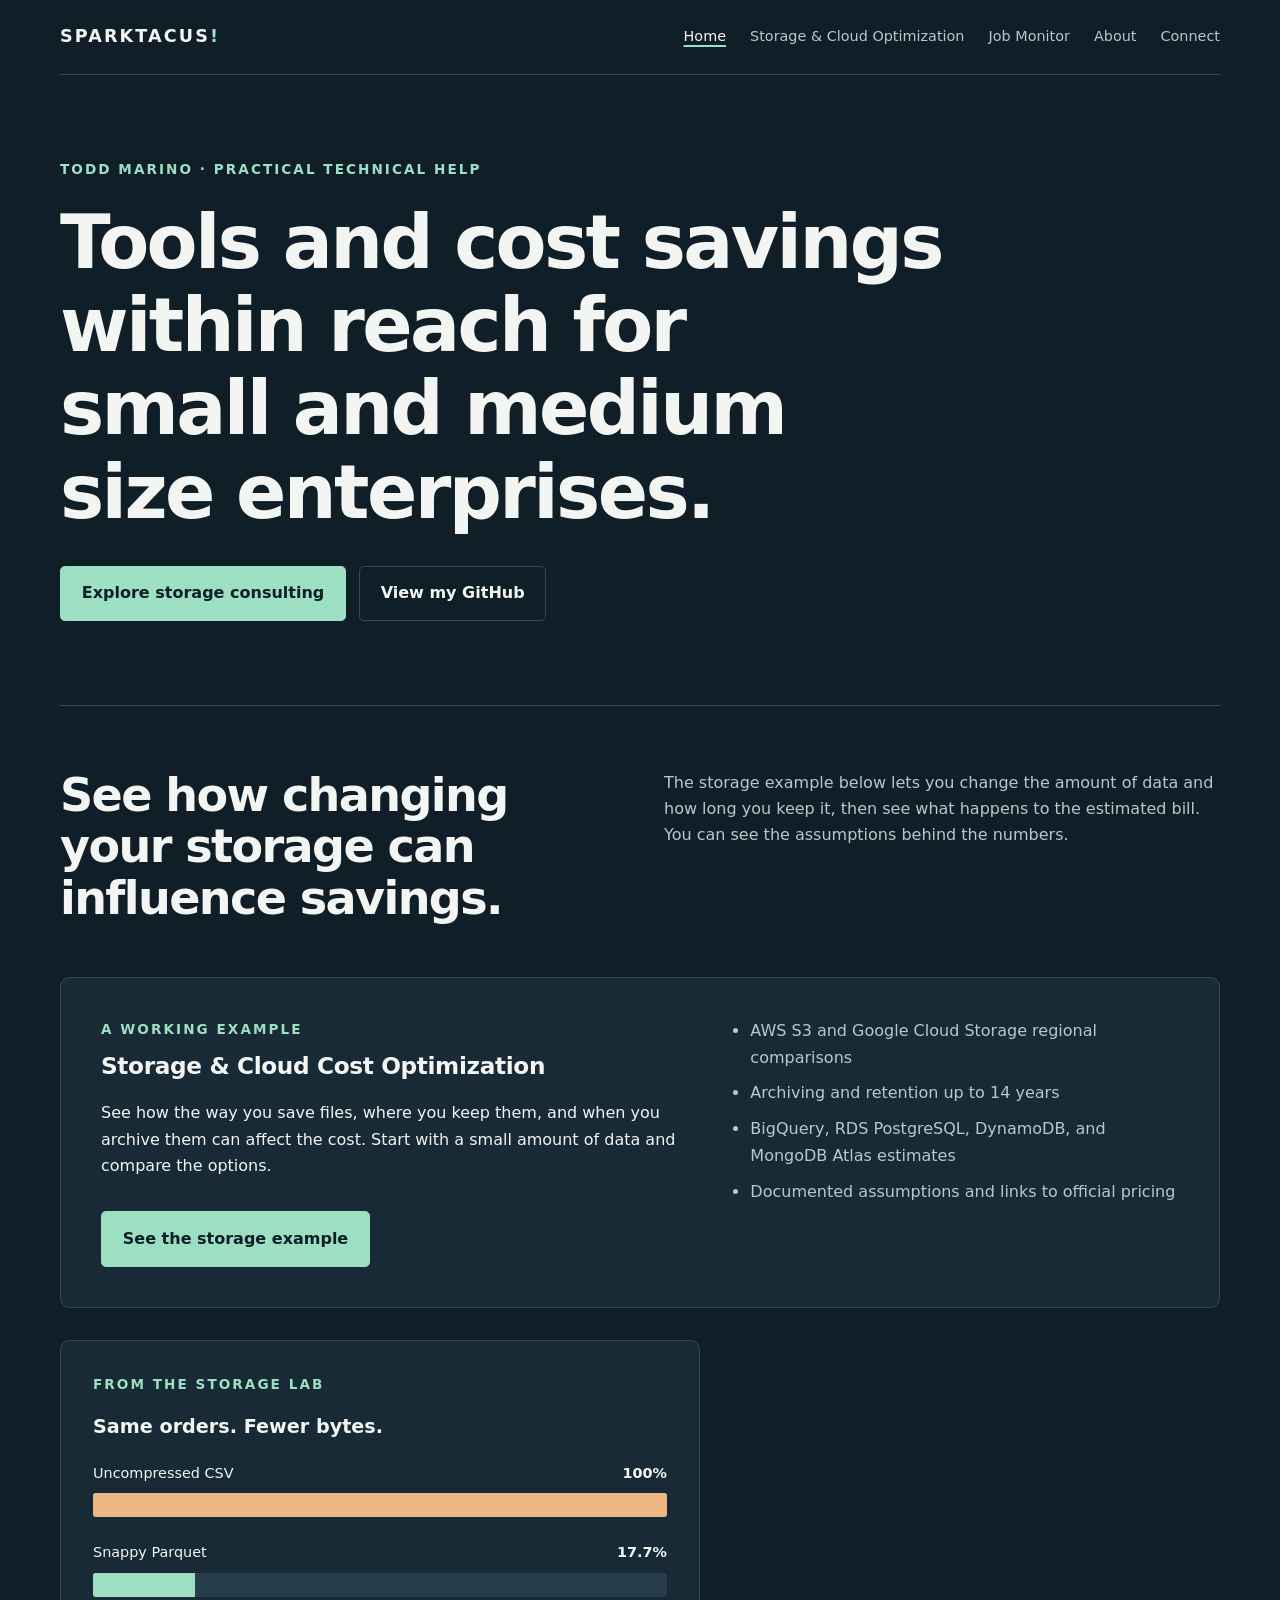
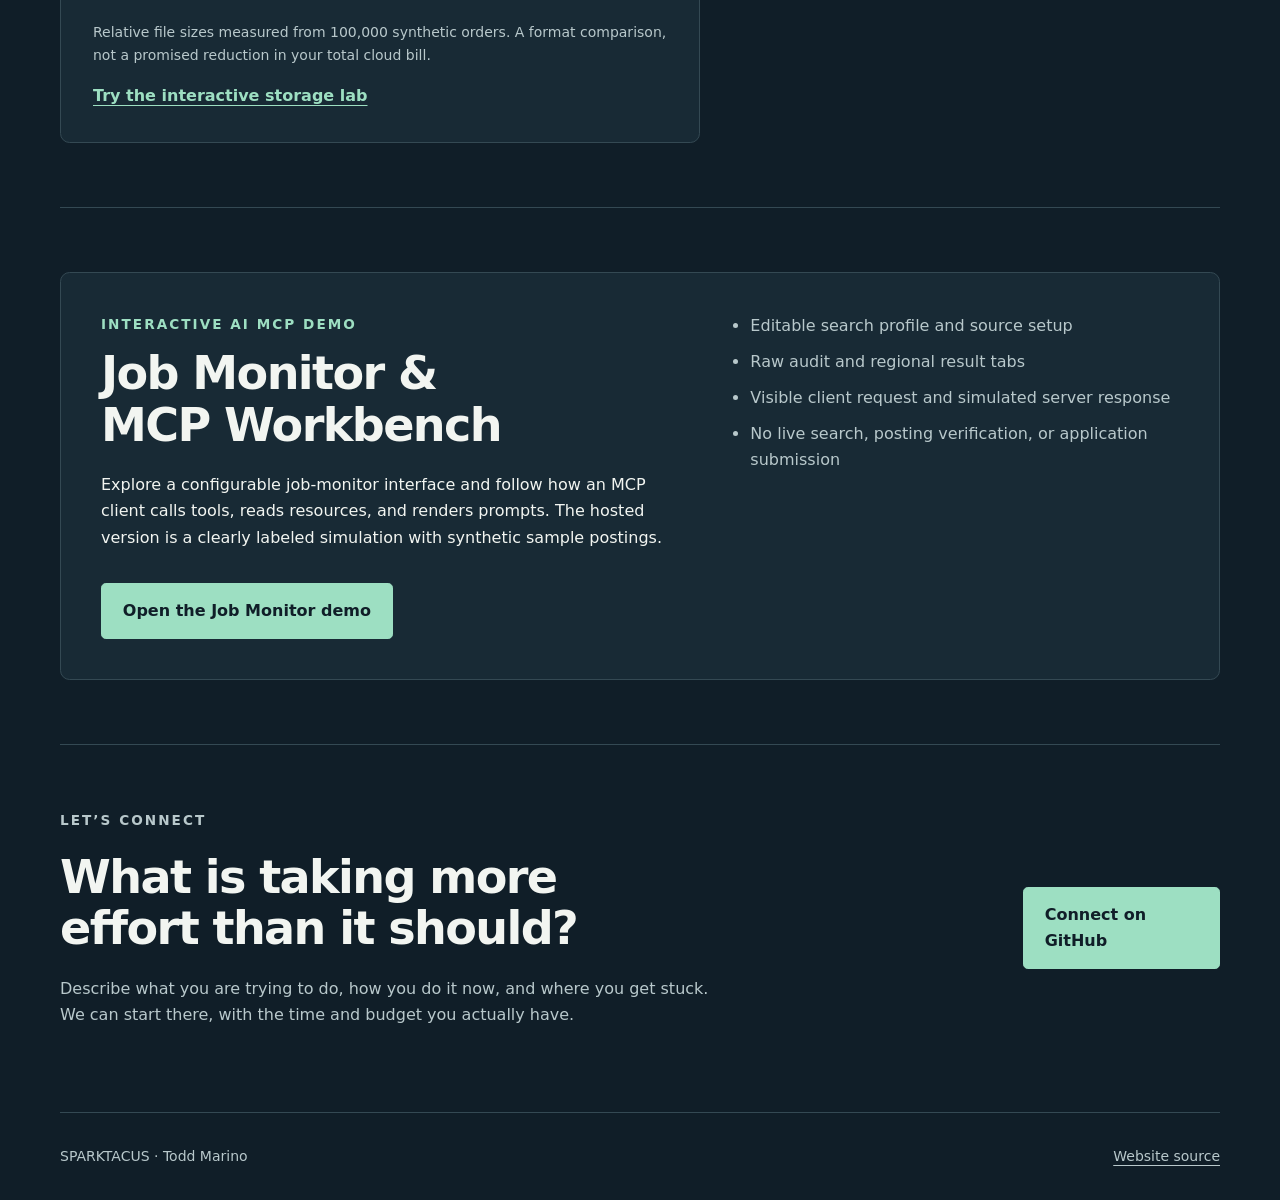
<file: index.html>
<!doctype html>
<html lang="en">
<head>
<meta charset="utf-8"><meta name="viewport" content="width=device-width, initial-scale=1">
<title>SPARKTACUS | Data & Cloud Consulting · Todd Marino</title>
<meta name="description" content="Practical technical help from Todd Marino for small projects, research collections, and growing archives. Explore tools, storage costs, and manageable improvements.">
<link rel="canonical" href="https://www.sparktacus.io/"><link rel="stylesheet" href="/assets/site.css">
<meta name="theme-color" content="#101e28">
</head>
<body>
<a class="skip" href="#main">Skip to content</a>
<div class="wrap">
<header class="header"><a class="brand" href="/">SPARKTACUS<span>!</span></a><nav aria-label="Main navigation"><a href="/" aria-current="page">Home</a><a href="/storage-consulting/">Storage & Cloud Optimization</a><a href="/job-monitor/">Job Monitor</a><a href="/about/">About</a><a href="/#contact">Connect</a></nav></header>
<main id="main">
<section class="hero single">
<div><p class="eyebrow">Todd Marino · Practical technical help</p><h1>Tools and cost savings within reach for small and medium size enterprises. </h1>
    <div class="actions"><a class="button" href="/storage-consulting/">Explore storage consulting</a><a class="button secondary" href="https://github.com/marinertt">View my GitHub</a></div></div>
</section>
<section class="section" aria-labelledby="showcase-title"><div class="section-heading"><h2 id="showcase-title">See how changing your storage can influence savings.</h2><p>The storage example below lets you change the amount of data and how long you keep it, then see what happens to the estimated bill. You can see the assumptions behind the numbers.</p></div><article class="feature"><div><p class="eyebrow">A working example</p><h3>Storage & Cloud Cost Optimization</h3><p>See how the way you save files, where you keep them, and when you archive them can affect the cost. Start with a small amount of data and compare the options.</p><div class="actions"><a class="button" href="/storage-consulting/">See the storage example</a></div></div><ul><li>AWS S3 and Google Cloud Storage regional comparisons</li><li>Archiving and retention up to 14 years</li><li>BigQuery, RDS PostgreSQL, DynamoDB, and MongoDB Atlas estimates</li><li>Documented assumptions and links to official pricing</li></ul></article><aside class="data-visual" aria-labelledby="sample-title"><p class="eyebrow">From the storage lab</p><h2 id="sample-title">Same orders. Fewer bytes.</h2><div class="bar-label"><span>Uncompressed CSV</span><strong>100%</strong></div><div class="bar-track"><div class="bar" style="width:100%"></div></div><div class="bar-label"><span>Snappy Parquet</span><strong>17.7%</strong></div><div class="bar-track"><div class="bar compact"></div></div><p class="caption">Relative file sizes measured from 100,000 synthetic orders. A format comparison, not a promised reduction in your total cloud bill.</p><p style="margin:1rem 0 0"><a class="text-link" href="/storage-consulting/calculator/">Try the interactive storage lab</a></p></aside></section>
<section class="section" aria-labelledby="job-monitor-title"><article class="feature"><div><p class="eyebrow">Interactive AI MCP demo</p><h2 id="job-monitor-title">Job Monitor &amp; MCP Workbench</h2><p>Explore a configurable job-monitor interface and follow how an MCP client calls tools, reads resources, and renders prompts. The hosted version is a clearly labeled simulation with synthetic sample postings.</p><div class="actions"><a class="button" href="/job-monitor/">Open the Job Monitor demo</a></div></div><ul><li>Editable search profile and source setup</li><li>Raw audit and regional result tabs</li><li>Visible client request and simulated server response</li><li>No live search, posting verification, or application submission</li></ul></article></section>
<section class="section contact" id="contact"><div><p class="eyebrow">Let’s connect</p><h2>What is taking more effort than it should?</h2><p>Describe what you are trying to do, how you do it now, and where you get stuck. We can start there, with the time and budget you actually have.</p></div><a class="button" href="https://github.com/marinertt">Connect on GitHub</a></section>
</main><footer class="footer"><span>SPARKTACUS · Todd Marino</span><a href="https://github.com/marinertt/marinertt.github.io">Website source</a></footer>
</div>
</body></html>
</file>
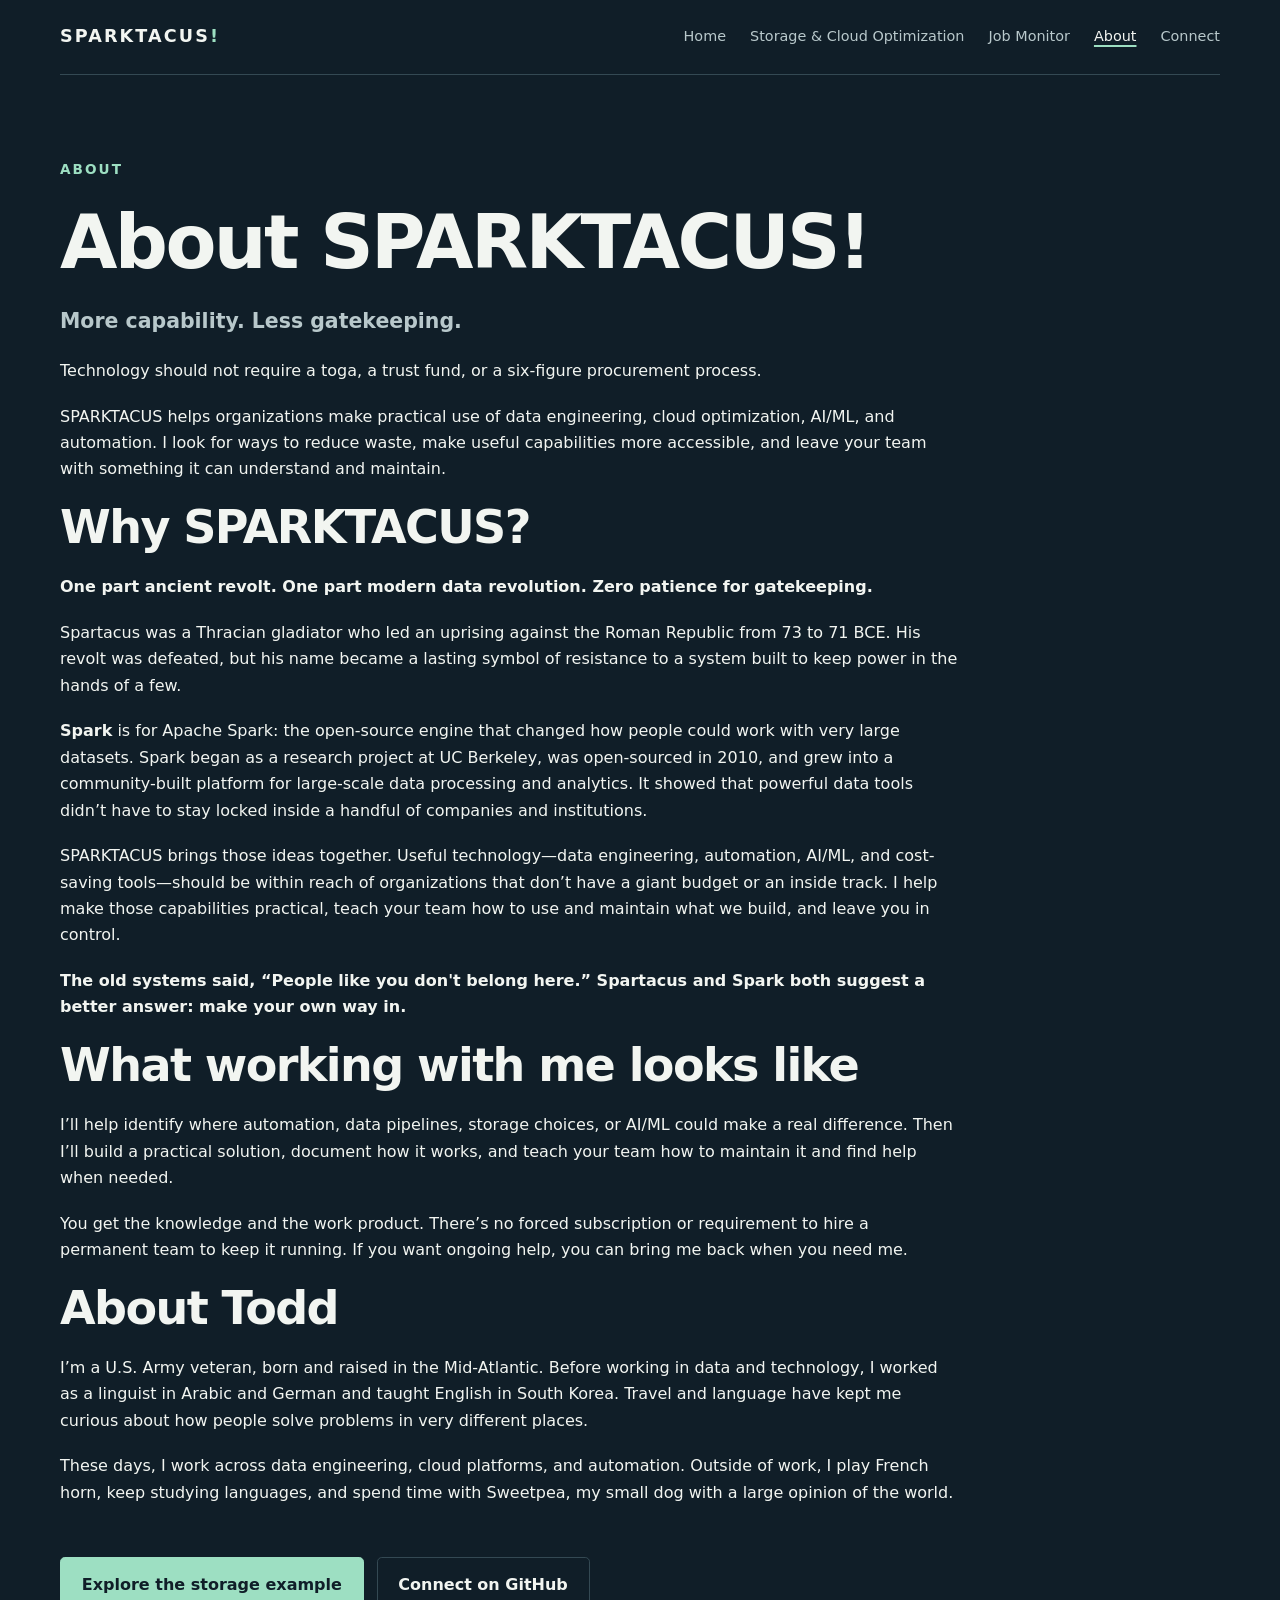
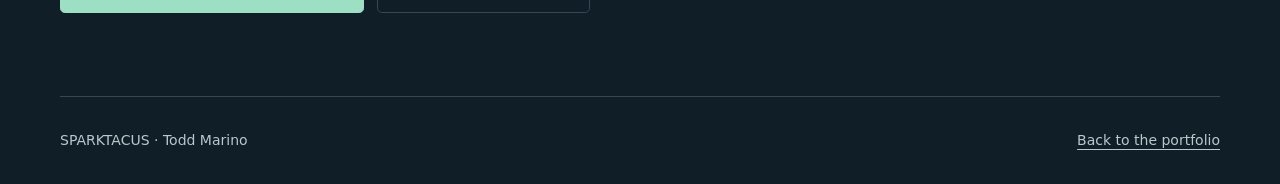
<file: about/index.html>
<!doctype html>
<html lang="en"><head><meta charset="utf-8"><meta name="viewport" content="width=device-width, initial-scale=1">
<title>About SPARKTACUS! | Todd Marino</title>
<meta name="description" content="Practical data engineering, Apache Spark, cloud optimization, AI/ML, and automation with less gatekeeping.">
<link rel="canonical" href="https://www.sparktacus.io/about/"><link rel="stylesheet" href="/assets/site.css"><meta name="theme-color" content="#101e28"></head>
<body><a class="skip" href="#main">Skip to content</a><div class="wrap"><header class="header"><a class="brand" href="/">SPARKTACUS<span>!</span></a><nav aria-label="Main navigation"><a href="/">Home</a><a href="/storage-consulting/">Storage & Cloud Optimization</a><a href="/job-monitor/">Job Monitor</a><a href="/about/" aria-current="page">About</a><a href="/#contact">Connect</a></nav></header>
<main id="main">
<section class="hero single">
<p class="eyebrow">About</p>
<h1>About SPARKTACUS!</h1>
<p class="lead"><strong>More capability. Less gatekeeping.</strong></p>
<p>Technology should not require a toga, a trust fund, or a six-figure procurement process.</p>
<p>SPARKTACUS helps organizations make practical use of data engineering, cloud optimization, AI/ML, and automation. I look for ways to reduce waste, make useful capabilities more accessible, and leave your team with something it can understand and maintain.</p>
<section aria-labelledby="name-title">
<h2 id="name-title">Why SPARKTACUS?</h2>
<p><strong>One part ancient revolt. One part modern data revolution. Zero patience for gatekeeping.</strong></p>
<p>Spartacus was a Thracian gladiator who led an uprising against the Roman Republic from 73 to 71 BCE. His revolt was defeated, but his name became a lasting symbol of resistance to a system built to keep power in the hands of a few.</p>
<p><strong>Spark</strong> is for Apache Spark: the open-source engine that changed how people could work with very large datasets. Spark began as a research project at UC Berkeley, was open-sourced in 2010, and grew into a community-built platform for large-scale data processing and analytics. It showed that powerful data tools didn’t have to stay locked inside a handful of companies and institutions.</p>
<p>SPARKTACUS brings those ideas together. Useful technology—data engineering, automation, AI/ML, and cost-saving tools—should be within reach of organizations that don’t have a giant budget or an inside track. I help make those capabilities practical, teach your team how to use and maintain what we build, and leave you in control.</p>
<p><strong>The old systems said, “People like you don't belong here.” Spartacus and Spark both suggest a better answer: make your own way in.</strong></p>
</section>
<section aria-labelledby="working-title">
<h2 id="working-title">What working with me looks like</h2>
<p>I’ll help identify where automation, data pipelines, storage choices, or AI/ML could make a real difference. Then I’ll build a practical solution, document how it works, and teach your team how to maintain it and find help when needed.</p>
<p>You get the knowledge and the work product. There’s no forced subscription or requirement to hire a permanent team to keep it running. If you want ongoing help, you can bring me back when you need me.</p>
</section>
<section aria-labelledby="todd-title">
<h2 id="todd-title">About Todd</h2>
<p>I’m a U.S. Army veteran, born and raised in the Mid-Atlantic. Before working in data and technology, I worked as a linguist in Arabic and German and taught English in South Korea. Travel and language have kept me curious about how people solve problems in very different places.</p>
<p>These days, I work across data engineering, cloud platforms, and automation. Outside of work, I play French horn, keep studying languages, and spend time with Sweetpea, my small dog with a large opinion of the world.</p>
</section>
<div class="actions"><a class="button" href="/storage-consulting/">Explore the storage example</a><a class="button secondary" href="https://github.com/marinertt">Connect on GitHub</a></div>
</section>
</main>
<footer class="footer"><span>SPARKTACUS · Todd Marino</span><a href="/">Back to the portfolio</a></footer></div></body></html>
</file>
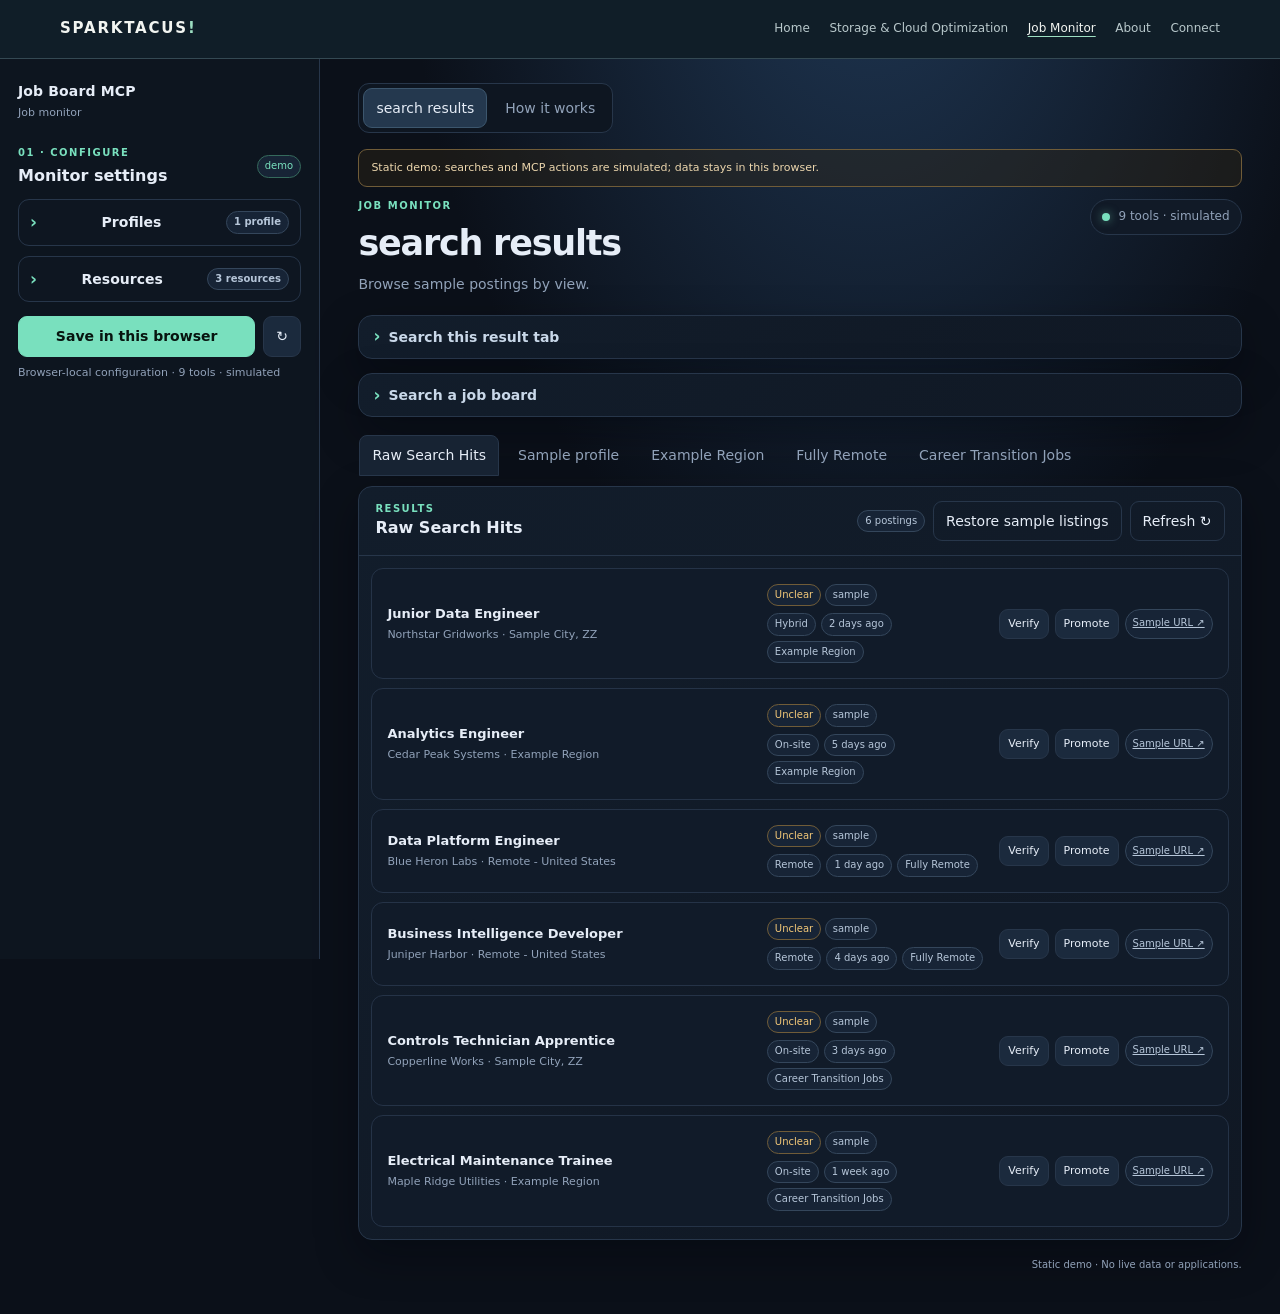
<file: job-monitor/index.html>
<!doctype html>
<html lang="en">
<head>
  <meta charset="utf-8">
  <meta name="viewport" content="width=device-width, initial-scale=1">
  <title>Job Monitor | SPARKTACUS</title>
  <style>
    :root {
      color-scheme: dark;
      --bg: #0b1019; --panel: #111a27; --panel2: #162233; --line: #27364a;
      --text: #e6edf7; --muted: #91a2b9; --mint: #79e0be; --blue: #9dc5ff;
      --amber: #f3c878; --red: #ff8f91; --shadow: 0 16px 42px #02060c66;
      font: 14px/1.45 Inter, ui-sans-serif, system-ui, -apple-system, BlinkMacSystemFont, "Segoe UI", sans-serif;
    }
    * { box-sizing: border-box; }
    body { margin: 0; min-height: 100vh; color: var(--text); background: radial-gradient(ellipse at 68% -12%, #203957 0, transparent 38%), var(--bg); }
    .portfolio-bar { border-bottom: 1px solid #344953; background: #101e28; }
    .portfolio-bar-inner { width: min(1160px, calc(100% - 3rem)); min-height: 58px; margin: 0 auto; display: flex; align-items: center; justify-content: space-between; gap: 1.5rem; }
    .portfolio-brand { color: #f2f5f1; font-size: 15px; font-weight: 850; letter-spacing: .12em; text-decoration: none; white-space: nowrap; }
    .portfolio-brand span { color: #9ddfc2; }
    .portfolio-bar nav { display: flex; flex-wrap: wrap; gap: .6rem 1.4rem; }
    .portfolio-bar nav a { color: #b8c8cb; font-size: 12px; text-decoration: none; }
    .portfolio-bar nav a:hover, .portfolio-bar nav a[aria-current="page"] { color: #f2f5f1; text-decoration: underline; text-decoration-color: #9ddfc2; text-underline-offset: 4px; }
    .skip { position: absolute; inset-inline-start: 1rem; top: -5rem; z-index: 5; padding: .6rem; color: #0b1019; background: #e6edf7; }
    .skip:focus { top: .5rem; }
    button, input, select, textarea { font: inherit; color: inherit; }
    button { border: 1px solid var(--line); background: #1b2a3d; border-radius: 9px; padding: 9px 12px; cursor: pointer; transition: .15s ease; }
    button:hover { border-color: #537291; background: #22364d; transform: translateY(-1px); }
    button.primary { color: #07140f; background: var(--mint); border-color: var(--mint); font-weight: 750; }
    button.primary:hover { background: #a0f2d8; }
    button.ghost { background: transparent; }
    button.danger { color: var(--red); }
    input, select, textarea { width: 100%; background: #0c1420; border: 1px solid var(--line); border-radius: 8px; padding: 9px 10px; outline: none; }
    input:focus, select:focus, textarea:focus { border-color: #6ea6c7; box-shadow: 0 0 0 3px #79e0be17; }
    textarea { min-height: 84px; resize: vertical; }
    a { color: var(--blue); }
    .shell { display: grid; grid-template-columns: minmax(270px, 320px) minmax(0, 1fr); min-height: 100vh; }
    aside { padding: 22px 18px; border-right: 1px solid var(--line); background: #0e1621eF; overflow-y: auto; max-height: 100vh; position: sticky; top: 0; }
    main { padding: 24px clamp(18px, 3vw, 42px) 42px; min-width: 0; }
    .brand { display: flex; align-items: center; margin-bottom: 24px; }
    .brand b { display: block; font-size: 14px; letter-spacing: .01em; }
    .brand small, .muted, .hint { color: var(--muted); }
    .brand small { font-size: 11px; }
    .eyebrow { color: var(--mint); font-size: 10px; font-weight: 800; letter-spacing: .15em; text-transform: uppercase; }
    h1 { font-size: clamp(24px, 3vw, 35px); margin: 4px 0 6px; letter-spacing: -.035em; }
    h2 { font-size: 16px; margin: 0; }
    h3 { font-size: 12px; margin: 0 0 10px; color: #c9d8e9; }
    p { margin: 0; }
    .subtitle { color: var(--muted); max-width: 800px; }
    .topline { display: flex; align-items: flex-start; justify-content: space-between; gap: 16px; margin-bottom: 20px; }
    .status { display: flex; align-items: center; gap: 8px; border: 1px solid var(--line); padding: 8px 11px; border-radius: 999px; background: #111a27; color: var(--muted); white-space: nowrap; font-size: 12px; }
    .dot { width: 8px; height: 8px; border-radius: 100%; background: var(--mint); box-shadow: 0 0 10px #79e0be88; }
    .section { border: 1px solid var(--line); border-radius: 14px; background: linear-gradient(140deg, #121d2b, #101824); box-shadow: var(--shadow); }
    .config-head { display: flex; justify-content: space-between; align-items: center; margin: 0 0 12px; }
    .config-section { border-top: 1px solid var(--line); padding: 14px 0; }
    details > summary { display: flex; align-items: center; gap: 8px; cursor: pointer; list-style: none; }
    details > summary::-webkit-details-marker { display: none; }
    details > summary::before { content: "›"; color: var(--mint); font-size: 17px; line-height: 1; transition: transform .15s ease; }
    details[open] > summary::before { transform: rotate(90deg); }
    .sidebar-group { border: 1px solid var(--line); border-radius: 11px; margin: 10px 0; padding: 11px; background: #0e1621; }
    .sidebar-group > summary { justify-content: space-between; font-weight: 750; }
    .sidebar-group[open] > summary { margin-bottom: 9px; }
    .sidebar-hint { color: var(--muted); font-size: 11px; line-height: 1.45; margin: 6px 0 10px; }
    .config-subsection { border-top: 1px solid var(--line); margin-top: 11px; padding-top: 11px; }
    .source-row { background: #111b29; border: 1px solid #253448; border-radius: 9px; padding: 9px; margin: 7px 0; }
    .source-summary { justify-content: space-between; font-size: 11px; }
    .source-summary::before { margin-right: 2px; }
    .source-fields { border-top: 1px solid #253448; margin-top: 9px; padding-top: 5px; }
    .source-fields .field { margin: 8px 0; }
    .source-fields .field input, .source-fields .field select, .source-fields .field textarea { font-size: 12px; }
    .source-enabled { display: flex; align-items: center; gap: 7px; color: var(--muted); font-size: 11px; }
    .source-enabled input { width: auto; accent-color: var(--mint); }
    .source-add-form { padding-top: 6px; }
    .field { display: grid; gap: 5px; margin: 9px 0; }
    .field label { color: #b7c5d6; font-size: 11px; font-weight: 700; }
    .field input, .field textarea { font-size: 12px; }
    .field textarea.lines { min-height: 75px; }
    .config-actions { display: grid; grid-template-columns: 1fr auto; gap: 8px; margin-top: 14px; }
    .source-row { background: #111b29; border: 1px solid #253448; border-radius: 9px; padding: 9px; margin: 7px 0; }
    .source-line { display: flex; align-items: center; justify-content: space-between; gap: 8px; }
    .source-line strong { font-size: 11px; }
    .source-row small { color: var(--muted); }
    .source-row input[type="checkbox"] { width: auto; accent-color: var(--mint); }
    .source-row input.tool-name { padding: 6px 8px; margin-top: 7px; }
    .tag { display: inline-flex; gap: 5px; align-items: center; font-size: 10px; color: #b6c6d9; padding: 3px 7px; border-radius: 99px; border: 1px solid #34465b; background: #172436; }
    .tag.green { color: var(--mint); border-color: #356a5c; }
    .tag.amber { color: var(--amber); border-color: #705c38; }
    .tag.red { color: var(--red); border-color: #74434c; }
    .status-note { min-height: 18px; font-size: 11px; color: var(--muted); margin-top: 8px; }
    .view-switcher { display: flex; flex-wrap: wrap; gap: 5px; width: max-content; max-width: 100%; padding: 4px; margin: 0 0 16px; border: 1px solid var(--line); border-radius: 11px; background: #0e1621; }
    .view-tab { color: var(--muted); border-color: transparent; background: transparent; }
    .view-tab[aria-selected="true"] { color: var(--text); border-color: #3c566d; background: #24384e; }
    .view-panel[hidden] { display: none; }
    .workbench { display: grid; grid-template-columns: 1fr 1fr; gap: 14px; margin: 18px 0 14px; }
    .window { overflow: hidden; min-width: 0; }
    .window-head { padding: 12px 15px; background: #182638; border-bottom: 1px solid var(--line); display: flex; align-items: center; justify-content: space-between; }
    .window-title { display: flex; align-items: center; gap: 9px; font-weight: 750; }
    .window-icon { color: var(--blue); width: 22px; height: 22px; display: grid; place-items: center; border: 1px solid #405a74; border-radius: 7px; font-size: 11px; }
    .window.server .window-icon { color: var(--mint); border-color: #356a5c; }
    .window-body { padding: 14px; min-height: 225px; }
    .request-block, .response-block { border: 1px solid #26374c; border-radius: 9px; padding: 11px; background: #0b131e; overflow: auto; max-height: 235px; }
    .request-block pre, .response-block pre { margin: 6px 0 0; white-space: pre-wrap; overflow-wrap: anywhere; color: #c4d2e2; font: 11px/1.5 ui-monospace, SFMono-Regular, Menlo, monospace; }
    .step { display: flex; gap: 9px; align-items: flex-start; padding: 7px 0; color: var(--muted); font-size: 11px; }
    .step b { color: var(--text); }
    .step-num { min-width: 18px; height: 18px; border-radius: 6px; display: grid; place-items: center; background: #1d3145; color: var(--mint); font-size: 10px; font-weight: 800; }
    .actions { display: grid; grid-template-columns: 1.15fr 1fr 1fr auto; gap: 9px; align-items: end; padding: 14px; margin-bottom: 14px; }
    .actions .field { margin: 0; }
    .results-search-form { display: grid; grid-template-columns: minmax(0, 1fr) auto; gap: 10px; align-items: end; }
    .results-search-form .field { margin: 0; }
    .results-search-form small, .source-search-help { color: var(--muted); font-size: 11px; }
    .source-search { margin-bottom: 14px; padding: 11px 14px; }
    .source-search[open] summary { margin-bottom: 8px; }
    .source-search > summary { font-weight: 750; color: #c9d8e9; }
    .source-search .actions { margin: 0; box-shadow: none; }
    .resource-output { margin-top: 8px; max-height: 200px; white-space: pre-wrap; overflow-wrap: anywhere; font-size: 11px; }
    .tools-row { display: flex; align-items: center; justify-content: space-between; gap: 10px; padding: 11px 14px; margin-bottom: 14px; }
    .inline { display: flex; align-items: center; gap: 8px; flex-wrap: wrap; }
    .tabs { display: flex; gap: 6px; overflow-x: auto; padding: 4px 1px 10px; scrollbar-width: thin; }
    .tab { color: var(--muted); white-space: nowrap; border-radius: 8px 8px 0 0; background: transparent; border-color: transparent; padding: 9px 12px; }
    .tab.active { color: var(--text); border-color: var(--line); background: #172333; }
    .results { min-height: 275px; overflow: hidden; }
    .results-head { padding: 14px 16px; border-bottom: 1px solid var(--line); display: flex; justify-content: space-between; align-items: center; gap: 12px; }
    .results-body { padding: 12px; }
    .profile-context { display: grid; gap: 4px; padding: 10px 14px; margin: 0 0 10px; background: #111b29; }
    .profile-context[hidden] { display: none; }
    .profile-context strong { font-size: 12px; }
    .profile-context span:last-child { color: var(--muted); font-size: 11px; overflow-wrap: anywhere; }
    .resource-output-panel { overflow: hidden; }
    .resource-output { min-height: 160px; margin: 0; white-space: pre-wrap; overflow-wrap: anywhere; color: #c4d2e2; font: 11px/1.5 ui-monospace, SFMono-Regular, Menlo, monospace; }
    .job { display: grid; grid-template-columns: minmax(0, 1.25fr) minmax(200px, .75fr) auto; align-items: center; gap: 12px; padding: 15px; margin-bottom: 9px; border: 1px solid #253347; border-radius: 12px; background: #111b29; }
    .job:last-child { margin-bottom: 0; }
    .job-title { font-weight: 760; font-size: 13px; }
    .job-company { color: var(--muted); font-size: 11px; margin-top: 3px; }
    .job-notes { color: #bcc9d8; font-size: 11px; }
    .job-meta { display: flex; flex-wrap: wrap; gap: 5px; margin-top: 7px; }
    .job-description { color: #aebdd0; font-size: 11px; margin-top: 8px; }
    body[data-mode="static"] .job-description { display: none; }
    .job-actions { display: flex; gap: 6px; }
    .job-actions button { padding: 6px 8px; font-size: 11px; }
    .empty { color: var(--muted); padding: 30px 16px; text-align: center; }
    .below { display: grid; grid-template-columns: 1fr; gap: 14px; margin-top: 14px; }
    .subpanel { padding: 14px; }
    .subpanel h2 { margin-bottom: 10px; }
    .subpanel select, .subpanel textarea { margin: 6px 0; }
    .subpanel textarea { min-height: 115px; }
    .tools-list { display: flex; gap: 6px; flex-wrap: wrap; max-height: 115px; overflow: auto; margin: 8px 0; }
    .tool-chip { cursor: pointer; font-family: ui-monospace, monospace; }
    .tool-chip:hover { color: var(--mint); }
    .notice { margin: 12px 0; padding: 10px 12px; border: 1px solid #705c38; border-radius: 9px; color: #ecd6ad; background: #31271666; font-size: 11px; }
    .footer { margin-top: 18px; color: var(--muted); font-size: 10px; text-align: right; }
    @media (max-width: 1050px) {
      .shell { grid-template-columns: 275px minmax(0, 1fr); }
      .actions { grid-template-columns: 1fr 1fr; }
      .results-search-form { grid-template-columns: 1fr auto; }
      .actions button { min-height: 38px; }
    }
    @media (max-width: 760px) {
      .portfolio-bar-inner { width: calc(100% - 2rem); align-items: flex-start; flex-direction: column; padding: 12px 0; gap: 8px; }
      .portfolio-bar nav { gap: .5rem 1rem; }
      .shell { display: block; }
      aside { position: static; max-height: none; border-right: 0; border-bottom: 1px solid var(--line); }
      main { padding: 20px 14px 30px; }
      .workbench, .below { grid-template-columns: 1fr; }
      .topline { display: block; }
      .status { display: inline-flex; margin-top: 12px; }
      .job { grid-template-columns: 1fr; }
    }
  </style>
<meta name="description" content="Explore a simulated job-monitor MCP workbench on the SPARKTACUS portfolio."><link rel="canonical" href="https://www.sparktacus.io/job-monitor/"></head>
<body data-mode="static">
  <a class="skip" href="#results-section">Skip to results</a>
  <header class="portfolio-bar">
    <div class="portfolio-bar-inner">
      <a class="portfolio-brand" href="https://www.sparktacus.io/">SPARKTACUS<span>!</span></a>
      <nav aria-label="Portfolio navigation">
        <a href="https://www.sparktacus.io/">Home</a>
        <a href="https://www.sparktacus.io/storage-consulting/">Storage &amp; Cloud Optimization</a>
        <a href="https://www.sparktacus.io/job-monitor/" aria-current="page">Job Monitor</a>
        <a href="https://www.sparktacus.io/about/">About</a>
        <a href="https://www.sparktacus.io/#contact">Connect</a>
      </nav>
    </div>
  </header>
  <div class="shell">
    <aside>
      <div class="brand">
        <div><b>Job Board MCP</b><small>Job monitor</small></div>
      </div>
      <div class="config-head">
        <div><div class="eyebrow">01 · Configure</div><h2 style="margin-top:4px">Monitor settings</h2></div>
        <span id="mode-tag" class="tag green">local</span>
      </div>
      <details id="profiles-panel" class="sidebar-group">
        <summary><strong>Profiles</strong><span id="profile-count" class="tag">0 profiles</span></summary>
        <p class="sidebar-hint">Select a profile tab to edit it.</p>
        <details id="profile-editor" class="config-section">
          <summary><strong>Profile settings</strong><span id="active-profile-tag" class="tag">Active</span></summary>
          <div class="field"><label for="profile-name">PROFILE NAME</label><input id="profile-name"></div>
          <div class="field"><label for="timezone">TIMEZONE</label><input id="timezone"></div>
          <div class="field"><label for="discovery-days">DISCOVERY WINDOW · DAYS</label><input id="discovery-days" type="number" min="1" max="60"></div>
          <div class="field"><label for="title-queries">TITLE QUERIES · ONE PER LINE</label><textarea class="lines" id="title-queries"></textarea></div>
          <div class="field"><label for="locations">SEARCH LOCATIONS · ONE PER LINE</label><textarea class="lines" id="locations"></textarea></div>
          <details class="config-section">
            <summary>More profile settings</summary>
            <div class="field"><label for="transition-queries">TRANSITION QUERIES</label><textarea class="lines" id="transition-queries"></textarea></div>
            <div class="field"><label for="transition-locations">TRANSITION LOCATIONS</label><textarea class="lines" id="transition-locations"></textarea></div>
            <div class="field"><label for="preferred-technologies">PREFERRED TECHNOLOGIES</label><textarea class="lines" id="preferred-technologies"></textarea></div>
            <div class="field"><label for="excluded-companies">EXCLUDED COMPANIES</label><textarea class="lines" id="excluded-companies"></textarea></div>
          </details>
        </details>
        <details id="new-profile-panel" class="config-section">
          <summary>Add a profile tab</summary>
          <div class="field"><label for="new-profile-name">NEW PROFILE NAME</label><input id="new-profile-name" placeholder="e.g. Data engineering"></div>
          <p class="hint">Copies the active profile; its tab filters by title and location.</p>
          <button id="create-profile" class="primary" type="button">Add profile</button>
        </details>
      </details>
      <details id="resources-panel" class="sidebar-group">
        <summary><strong>Resources</strong><span id="resource-count" class="tag">0 resources</span></summary>
        <div class="config-subsection">
          <div class="config-head"><h3 style="margin:0">Job boards</h3><span id="source-count" class="tag">0 sources</span></div>
          <div id="sources-list"></div>
          <details id="add-source-panel" class="source-row">
            <summary class="source-summary"><strong>Add a job board</strong><span class="tag">configure</span></summary>
            <div class="source-add-form">
              <label class="field"><span>ADAPTER</span><select id="new-source-adapter"><option value="greenhouse">Greenhouse</option><option value="lever">Lever</option><option value="manual">Manual / URL import</option></select></label>
              <div class="field"><label for="new-source-name">DISPLAY NAME</label><input id="new-source-name" placeholder="Company job board"></div>
              <div class="field"><label for="new-source-id">SOURCE ID</label><input id="new-source-id" placeholder="company_jobs"></div>
              <div id="new-source-api-fields">
                <div class="field"><label id="new-source-board-label" for="new-source-board">BOARD TOKEN</label><input id="new-source-board" placeholder="Employer board token"></div>
                <div class="field"><label for="new-source-company">COMPANY NAME</label><input id="new-source-company" placeholder="Company display name"></div>
              </div>
              <div id="new-source-manual-fields" hidden>
                <div class="field"><label for="new-source-url">SOURCE URL</label><input id="new-source-url" type="url" placeholder="https://example.com/careers"></div>
                <div class="field"><label for="new-source-notes">NOTES</label><textarea id="new-source-notes" placeholder="How to find specific postings"></textarea></div>
              </div>
              <label class="source-enabled"><input id="new-source-enabled" type="checkbox" checked> Enable source</label>
              <button id="create-source" class="primary" type="button">Add source</button>
            </div>
          </details>
        </div>
        <div class="config-subsection">
          <div class="config-head"><h3 style="margin:0">MCP resources</h3></div>
          <p class="sidebar-hint">Read a resource to inspect its data.</p>
          <div class="inline"><select id="resource-select" style="flex:1" aria-label="MCP resource"></select><button id="read-resource" type="button">Read</button></div>
          <pre id="resource-output" class="response-block resource-output">No resource read yet.</pre>
        </div>
      </details>
      <div class="config-actions">
        <button id="save-config" class="primary">Save in this browser</button>
        <button id="reload" title="Reload active profile">↻</button>
      </div>
      <div id="config-status" class="status-note">Loading local configuration…</div>
      <div id="sidebar-notice" class="notice"><b>Demo data is fictional and unverified.</b> Live searches need a configured source.</div>
    </aside>

    <main id="main">
      <div class="view-switcher" role="tablist" aria-label="Main views">
        <button id="results-view-tab" class="view-tab" role="tab" data-workspace-tab aria-selected="true" aria-controls="results-view">search results</button>
        <button id="how-it-works-tab" class="view-tab" role="tab" data-workspace-tab aria-selected="false" aria-controls="how-it-works-view" tabindex="-1">How it works</button>
      </div>
      <div id="mode-notice" class="notice" hidden></div>

      <section id="results-view" class="view-panel" role="tabpanel" aria-labelledby="results-view-tab">
        <div class="topline">
          <div>
            <div class="eyebrow">Job monitor</div>
            <h1>search results</h1>
            <p id="monitor-subtitle" class="subtitle">Browse captured postings by view.</p>
          </div>
          <div class="status"><span class="dot"></span><span id="connection-status">Connecting to local server</span></div>
        </div>
        <details id="results-search-panel" class="section source-search">
          <summary>Search this result tab</summary>
          <div class="results-search-form">
            <div class="field"><label for="results-search">SEARCH THIS RESULT TAB</label><input id="results-search" type="search" placeholder="Title, company, location, or keywords"><small>Filters the current results.</small></div>
            <button id="clear-results-search" class="ghost" type="button">Clear</button>
          </div>
        </details>
        <details id="source-search-panel" class="section source-search">
          <summary>Search a job board</summary>
          <p class="source-search-help">Choose a configured source and run a search.</p>
          <section class="actions">
            <div class="field"><label for="source-select">SOURCE</label><select id="source-select"></select></div>
            <div class="field"><label for="search-query">SOURCE QUERY</label><input id="search-query" placeholder="e.g. data engineer"></div>
            <div class="field"><label for="search-location">SOURCE LOCATION</label><input id="search-location" placeholder="e.g. United States remote"></div>
            <button id="search-button" class="primary">Run source search →</button>
          </section>
        </details>
        <div id="results-tabs" class="tabs" role="tablist" aria-label="Result views"></div>
        <div id="active-profile-context" class="section profile-context" hidden>
          <div class="eyebrow">Profile tab</div>
          <strong id="active-profile-name"></strong>
          <span id="active-profile-criteria"></span>
        </div>
        <section id="results-section" class="section results">
          <div class="results-head"><div><div class="eyebrow">Results</div><h2 id="results-title">Raw Search Hits</h2></div><div class="inline"><span id="result-count" class="tag">0 postings</span><button id="seed-demo" class="ghost">Load demo fixtures</button><button id="refresh-results" class="ghost">Refresh ↻</button></div></div>
          <div id="results-body" class="results-body"><div class="empty">Loading audit results…</div></div>
        </section>
      </section>

      <section id="how-it-works-view" class="view-panel" role="tabpanel" aria-labelledby="how-it-works-tab" hidden>
        <div class="topline">
          <div>
            <div class="eyebrow">MCP flow</div>
            <h1>Request and response</h1>
            <p class="subtitle">Inspect each client request and server response.</p>
          </div>
        </div>
        <section class="workbench">
          <div class="section window client">
            <div class="window-head"><div class="window-title"><span class="window-icon">C</span> MCP client</div><span class="tag">request</span></div>
            <div class="window-body">
              <div class="step"><span class="step-num">1</span><span id="client-step"><b>Choose an action.</b> The request appears here.</span></div>
              <div class="request-block"><span class="eyebrow">LAST CLIENT REQUEST</span><pre id="client-request">Waiting for your first action…</pre></div>
            </div>
          </div>
          <div class="section window server">
            <div class="window-head"><div class="window-title"><span class="window-icon">S</span> MCP server</div><span class="tag green">response</span></div>
            <div class="window-body">
              <div class="step"><span class="step-num">2</span><span id="server-step"><b>Server ready.</b> Responses appear here.</span></div>
              <div class="response-block"><span class="eyebrow">LAST SERVER RESPONSE</span><pre id="server-response">Server response will appear here.</pre></div>
            </div>
          </div>
        </section>
        <div class="tools-row section">
          <div><div class="eyebrow">Registered tools</div><div id="tools-list" class="tools-list"></div></div>
        </div>
        <div class="below">
          <section class="section subpanel">
            <div class="eyebrow">MCP prompts</div><h2>Render a prompt</h2>
            <p class="hint">Prompts return instructions; they do not run searches.</p>
            <select id="prompt-select"></select>
            <div id="prompt-arguments"></div>
            <button id="get-prompt" style="margin-top:4px">Get prompt</button>
            <pre id="prompt-output" class="response-block" style="margin-top:8px;white-space:pre-wrap;overflow:auto;max-height:160px;font-size:11px">No prompt rendered yet.</pre>
          </section>
        </div>
      </section>
      <div id="footer" class="footer">Local or browser-only demo data · No applications are submitted</div>
    </main>
  </div>

  <script>
    const $ = (id) => document.getElementById(id);
    const STATIC_DEMO = document.body.dataset.mode === "static";
    const STATIC_STORAGE_KEY = "job-board-mcp-pages-demo-v1";
    const app = { profile: null, profiles: [], activeProfileId: null, sources: [], tools: [], resources: [], templates: [], prompts: [], view: "raw", jobs: [], resultsSearch: "" };
    const workspaceTabs = [...document.querySelectorAll("[data-workspace-tab]")];
    let staticDefaults;
    const pretty = (value) => {
      const rows = Array.isArray(value)
        ? value
        : Array.isArray(value?.structuredContent)
          ? value.structuredContent
          : null;
      const isPostingList = STATIC_DEMO && rows?.length && rows.every(
        row => row && typeof row === "object" && ("title" in row || "job_title" in row)
      );
      if (isPostingList) {
        return JSON.stringify({
          note: "Fictional sample postings",
          count: rows.length,
          postings: rows.map(row => `${row.title || row.job_title} — ${row.company || "Unknown company"}`)
        }, null, 2);
      }
      const text = JSON.stringify(value, null, 2);
      return text.length > 12000 ? `${text.slice(0, 12000)}\n… response truncated for display` : text;
    };
    const asLines = (value) => Array.isArray(value) ? value.join("\n") : "";
    const fromLines = (value) => value.split(/\r?\n/).map(x => x.trim()).filter(Boolean);
    const profileId = () => `profile-${crypto.randomUUID()}`;

    function cleanProfile(profile) {
      const { saved_profiles, active_profile_id, ...configuration } = profile;
      return configuration;
    }

    function initializeProfiles(profile) {
      const saved = Array.isArray(profile.saved_profiles) ? profile.saved_profiles : [];
      app.profiles = saved
        .filter(item => item && typeof item.id === "string")
        .map(item => {
          const { id, ...configuration } = item;
          return { id, profile: cleanProfile(configuration) };
        });
      app.activeProfileId = profile.active_profile_id || app.profiles[0]?.id || profileId();
      const active = cleanProfile(profile);
      const current = app.profiles.find(item => item.id === app.activeProfileId);
      if (current) current.profile = active;
      else app.profiles.push({ id: app.activeProfileId, profile: active });
      app.profile = structuredClone(active);
    }

    function storeActiveProfile() {
      const active = app.profiles.find(item => item.id === app.activeProfileId);
      if (active) active.profile = structuredClone(app.profile);
    }

    function profilePayload() {
      storeActiveProfile();
      return {
        ...structuredClone(app.profile),
        active_profile_id: app.activeProfileId,
        saved_profiles: app.profiles.map(item => ({ id: item.id, ...structuredClone(item.profile) }))
      };
    }

    function profileMatchesJob(job, profile) {
      const titleTerms = [...(profile.title_queries || []), ...(profile.transition_queries || [])]
        .map(term => term.toLowerCase())
        .filter(Boolean);
      const titleText = `${job.title || ""} ${job.company || ""} ${job.description || ""}`.toLowerCase();
      const matchesTitle = !titleTerms.length || titleTerms.some(term => titleText.includes(term));
      const locationTerms = [...(profile.locations || []), ...(profile.transition_locations || [])]
        .map(term => term.toLowerCase().split(/\s+/).filter(Boolean))
        .filter(tokens => tokens.length);
      const locationText = `${job.location || ""} ${job.region || ""}`.toLowerCase();
      const matchesLocation = !locationTerms.length || locationTerms.some(tokens => tokens.every(token => locationText.includes(token)));
      return matchesTitle && matchesLocation;
    }

    function activateWorkspaceTab(selectedTab, focus = false) {
      for (const tab of workspaceTabs) {
        const selected = tab === selectedTab;
        tab.setAttribute("aria-selected", String(selected));
        tab.tabIndex = selected ? 0 : -1;
        $(tab.getAttribute("aria-controls")).hidden = !selected;
      }
      if (focus) selectedTab.focus();
    }

    workspaceTabs.forEach((tab, index) => {
      tab.addEventListener("click", () => activateWorkspaceTab(tab));
      tab.addEventListener("keydown", (event) => {
        const nextIndex = event.key === "ArrowRight" ? (index + 1) % workspaceTabs.length
          : event.key === "ArrowLeft" ? (index + workspaceTabs.length - 1) % workspaceTabs.length
          : event.key === "Home" ? 0
          : event.key === "End" ? workspaceTabs.length - 1
          : -1;
        if (nextIndex >= 0) {
          event.preventDefault();
          activateWorkspaceTab(workspaceTabs[nextIndex], true);
        }
      });
    });

    async function getStaticDefaults() {
      if (!staticDefaults) {
        const response = await fetch(new URL("./gui-demo.json", location.href), { cache: "no-store" });
        if (!response.ok) throw new Error(`Could not load static demo defaults: HTTP ${response.status}`);
        staticDefaults = await response.json();
      }
      return staticDefaults;
    }

    async function getStaticData() {
      const defaults = await getStaticDefaults();
      const saved = localStorage.getItem(STATIC_STORAGE_KEY);
      const state = saved ? JSON.parse(saved) : {};
      return {
        profile: state.profile || JSON.parse(JSON.stringify(defaults.profile)),
        sources: state.sources || JSON.parse(JSON.stringify(defaults.sources)),
        jobs: state.jobs?.length ? state.jobs : defaults.fixtures.map(staticDemoJob)
      };
    }

    function staticDemoJob(job) {
      return {
        ...job,
        unique_key: job.url,
        job_link: job.url,
        current_status: "Unclear",
        availability: "Unclear",
        overall_fit: "sample",
        notes: "Fictional sample listing · Availability has not been checked."
      };
    }

    function staticMatchesSearch(job, query, location) {
      const searchable = `${job.title} ${job.company} ${job.description}`.toLowerCase();
      return (!query || searchable.includes(query)) && (!location || job.location.toLowerCase().includes(location));
    }

    function saveStaticData(state) {
      localStorage.setItem(STATIC_STORAGE_KEY, JSON.stringify(state));
    }

    function staticToolDefinitions(sources) {
      const definitions = [
        ["list_sources", "List configured demo source entries."],
        ["search_jobs", "Simulated search. Pages does not make external requests."],
        ["filter_jobs", "Filter the browser-local demo audit."],
        ["import_hits", "Import a demo record; its availability remains Unclear."],
        ["check_posting", "Simulated verification; the result remains Unclear."],
        ["get_recheck_queue", "List demo records waiting for a real verification."],
        ["promote_job", "Promotion is disabled in this static simulation."],
        ["export_jobs", "Return the current demo view as text."]
      ];
      for (const source of sources) {
        if (source.enabled !== false && ["greenhouse", "lever"].includes(source.adapter)) {
          definitions.push([
            source.tool_name || `search_${source.id}`,
            `Simulated search for ${source.name || source.id}; no network request is made.`
          ]);
        }
      }
      return definitions.map(([name, description]) => ({
        name,
        description,
        inputSchema: { type: "object", properties: { query: { type: "string" }, location: { type: "string" }, unique_key: { type: "string" } } }
      }));
    }

    async function staticState() {
      const state = await getStaticData();
      return {
        ...state,
        tools: staticToolDefinitions(state.sources),
        resources: [
          { uri: "jobboards://catalog", name: "Source catalog", mimeType: "application/json" },
          { uri: "jobs://audit", name: "Demo audit", mimeType: "application/json" },
          { uri: "policy://profile", name: "Demo profile", mimeType: "application/json" }
        ],
        resource_templates: [{ uriTemplate: "jobboard://{source_id}", name: "Source details", mimeType: "application/json" }],
        prompts: [
          { name: "discovery_queries", description: "Render sample discovery queries; does not search.", arguments: [{ name: "as_of", description: "Optional date" }] },
          { name: "run_job_check", description: "Render the workflow; does not run it.", arguments: [{ name: "as_of", description: "Optional date" }] },
          { name: "assess_job", description: "Render a sample assessment; does not promote.", arguments: [{ name: "unique_key", description: "Demo posting key", required: true }] },
          { name: "report_changes", description: "Render reporting guidance; does not invent activity.", arguments: [{ name: "since", description: "Optional date" }] }
        ]
      };
    }

    function staticResult(value, isError = false) {
      return { structuredContent: value, content: [{ type: "text", text: JSON.stringify(value) }], isError };
    }

    async function staticRequest(url, options = {}) {
      const parsed = new URL(url, location.href);
      const method = options.method || "GET";
      if (parsed.pathname.endsWith("/api/state")) return staticState();
      if (parsed.pathname.endsWith("/api/results")) {
        const state = await getStaticData();
        const view = parsed.searchParams.get("view") || "raw";
        const jobs = view === "raw" ? state.jobs : state.jobs.filter(job => job.region === view);
        return staticResult(jobs);
      }
      if (parsed.pathname.endsWith("/api/config") && method === "POST") {
        const body = JSON.parse(options.body || "{}");
        if (!body.profile || !Array.isArray(body.profile.regions) || !Array.isArray(body.sources)) {
          throw new Error("Profile regions and a source list are required.");
        }
        const current = await getStaticData();
        saveStaticData({ ...current, profile: body.profile, sources: body.sources });
        return staticState();
      }
      if (parsed.pathname.endsWith("/api/demo-seed") && method === "POST") {
        const defaults = await getStaticDefaults();
        const state = await getStaticData();
        const existing = new Set(state.jobs.map(job => job.unique_key));
        const added = defaults.fixtures
          .filter(job => !existing.has(job.url))
          .map(staticDemoJob);
        state.jobs.push(...added);
        saveStaticData(state);
        return staticResult({ added: added.length, total: state.jobs.length, simulated: true });
      }
      if (parsed.pathname.endsWith("/api/resource")) {
        const uri = parsed.searchParams.get("uri") || "";
        const state = await getStaticData();
        let contents;
        if (uri === "jobs://audit") contents = state.jobs;
        else if (uri === "policy://profile") contents = cleanProfile(state.profile);
        else if (uri === "jobboards://catalog") contents = state.sources;
        else if (uri.startsWith("jobboard://")) {
          contents = state.sources.find(source => source.id === uri.slice("jobboard://".length));
          if (!contents) throw new Error(`Unknown demo source: ${uri}`);
        } else throw new Error(`Unknown demo resource: ${uri}`);
        return { contents: [{ uri, mimeType: "application/json", text: JSON.stringify(contents, null, 2) }] };
      }
      if (parsed.pathname.endsWith("/api/prompt") && method === "POST") {
        const body = JSON.parse(options.body || "{}");
        return staticPrompt(body.name, body.arguments || {});
      }
      if (parsed.pathname.endsWith("/api/tool") && method === "POST") {
        const body = JSON.parse(options.body || "{}");
        return staticToolCall(body.name, body.arguments || {});
      }
      throw new Error(`Static demo route not supported: ${method} ${parsed.pathname}`);
    }

    async function staticToolCall(name, args) {
      const state = await getStaticData();
      const toolNames = staticToolDefinitions(state.sources).map(tool => tool.name);
      if (!toolNames.includes(name)) throw new Error(`Tool is not configured in the demo: ${name}`);
      if (name === "list_sources") return staticResult(state.sources);
      if (name === "filter_jobs") {
        const jobs = state.jobs.filter(job => (!args.region || args.region === "raw" || job.region === args.region)
          && (!args.query || `${job.title} ${job.company}`.toLowerCase().includes(args.query.toLowerCase())));
        return staticResult(jobs.slice(0, args.limit || 100));
      }
      if (name === "get_recheck_queue") return staticResult(state.jobs.filter(job => job.current_status !== "Open"));
      if (name === "check_posting") {
        return staticResult({ unique_key: args.unique_key, current_status: "Unclear", note: "Simulated only: GitHub Pages cannot check a live posting." });
      }
      if (name === "search_jobs" || name.startsWith("search_")) {
        const defaults = await getStaticDefaults();
        const query = String(args.query || "").trim().toLowerCase();
        const location = String(args.location || "").trim().toLowerCase();
        const matches = defaults.fixtures
          .map(staticDemoJob)
          .filter(job => staticMatchesSearch(job, query, location));
        const known = new Set(state.jobs.map(job => job.unique_key));
        state.jobs.push(...matches.filter(job => !known.has(job.unique_key)));
        saveStaticData(state);
        return staticResult({
          fetched: matches.length,
          jobs: matches,
          simulated: true,
          note: "Local fixture search only. No external job source was contacted."
        });
      }
      if (name === "promote_job") {
        return staticResult({ promoted: false, note: "Promotion is disabled in the static demo; no live verification is available." }, true);
      }
      if (name === "export_jobs") return staticResult("Static demo export is not connected to a workbook.");
      if (name === "import_hits") {
        return staticResult({ imported: 0, note: "Use Load demo fixtures to add the included synthetic .invalid URLs." });
      }
      return staticResult({
        fetched: 0,
        jobs: [],
        simulated: true,
        note: "No search was performed. This GitHub Pages demo has no network-backed MCP server."
      });
    }

    async function staticPrompt(name, args) {
      const prompts = {
        discovery_queries: `SIMULATED PROMPT · Discovery queries for ${args.as_of || "today"}. No search is performed.`,
        run_job_check: `SIMULATED PROMPT · The active demo profile is ${JSON.stringify(cleanProfile((await getStaticData()).profile))}. No monitor run is performed.`,
        assess_job: `SIMULATED PROMPT · Assess demo posting ${args.unique_key || "(none)"}. No posting is promoted.`,
        report_changes: `SIMULATED PROMPT · Report changes since ${args.since || "the previous run"}. No activity is inferred.`
      };
      if (!prompts[name]) throw new Error(`Unknown demo prompt: ${name}`);
      return { description: "Static demonstration only; these messages do not start an agent.", messages: [{ role: "user", content: { type: "text", text: prompts[name] } }] };
    }

    async function request(url, options = {}) {
      if (STATIC_DEMO) return staticRequest(url, options);
      const response = await fetch(url, { cache: "no-store", ...options });
      const payload = await response.json();
      if (!response.ok) throw new Error(payload.error || `HTTP ${response.status}`);
      return payload;
    }

    function setTrace(clientRequest, serverResponse, serverDescription, clientDescription) {
      $("client-request").textContent = pretty(clientRequest);
      $("client-step").textContent = clientDescription || "Request sent to the MCP server.";
      $("server-response").textContent = pretty(serverResponse);
      $("server-step").textContent = `${STATIC_DEMO ? "SIMULATED · " : ""}${serverDescription || "MCP server returned this response."}`;
    }

    function unwrapResult(result) {
      if (result?.structuredContent !== undefined && result.structuredContent !== null) return result.structuredContent;
      const blocks = (result?.content || []).filter(block => block.type === "text").map(block => block.text);
      if (blocks.length === 1) {
        try { return JSON.parse(blocks[0]); } catch { return blocks[0]; }
      }
      return blocks;
    }

    function registerState(state) {
      initializeProfiles(state.profile);
      app.sources = state.sources;
      app.tools = state.tools;
      app.resources = state.resources;
      app.templates = state.resource_templates;
      app.prompts = state.prompts;
      $("connection-status").textContent = STATIC_DEMO
        ? `${state.tools.length} tools · simulated`
        : `${state.tools.length} tools · MCP connected`;
      if (STATIC_DEMO) {
        $("mode-notice").hidden = false;
        $("mode-notice").textContent = "Static demo: searches and MCP actions are simulated; data stays in this browser.";
        $("sidebar-notice").hidden = true;
        $("mode-tag").textContent = "demo";
        $("save-config").textContent = "Save in this browser";
        $("footer").textContent = "Static demo · No live data or applications.";
        $("monitor-subtitle").textContent = "Browse sample postings by view.";
        $("seed-demo").textContent = "Restore sample listings";
        document.querySelector(".window.client .window-title").lastChild.textContent = " Client request (simulated)";
        document.querySelector(".window.server .window-title").lastChild.textContent = " MCP server simulation";
        $("client-step").textContent = "Choose an action to see the simulated request.";
        $("server-step").textContent = "Simulated responses appear here.";
        document.querySelector(".window.server .tag").textContent = "simulated";
        document.querySelector(".window.server .tag").className = "tag amber";
        $("search-button").textContent = "Simulate source search →";
      } else {
        $("save-config").textContent = "Save & reconnect";
      }
      renderProfile();
      renderSources();
      renderToolChips();
      renderTabs();
      renderResources();
      renderPrompts();
    }

    function renderProfile() {
      const p = app.profile;
      $("profile-name").value = p.name || "";
      $("timezone").value = p.timezone || "";
      $("discovery-days").value = p.discovery_days ?? 3;
      $("title-queries").value = asLines(p.title_queries);
      $("locations").value = asLines(p.locations);
      $("transition-queries").value = asLines(p.transition_queries);
      $("transition-locations").value = asLines(p.transition_locations);
      $("preferred-technologies").value = asLines(p.preferred_technologies);
      $("excluded-companies").value = asLines(p.excluded_companies);
      $("active-profile-tag").textContent = p.name || "Active";
      $("profile-count").textContent = `${app.profiles.length} ${app.profiles.length === 1 ? "profile" : "profiles"}`;
    }

    function renderSources() {
      $("source-count").textContent = `${app.sources.length} ${app.sources.length === 1 ? "source" : "sources"}`;
      $("sources-list").replaceChildren();
      $("source-select").replaceChildren();
      const live = app.sources.filter(source => source.enabled !== false && ["greenhouse", "lever"].includes(source.adapter));
      for (const source of live) {
        const option = document.createElement("option");
        option.value = source.id;
        option.textContent = `${source.name || source.id} · ${source.tool_name || `search_${source.id}`}`;
        $("source-select").append(option);
      }
      if (!live.length) {
        const option = document.createElement("option");
        option.textContent = "No enabled live source — use demo fixtures";
        option.value = "";
        $("source-select").append(option);
        $("search-button").disabled = true;
      } else {
        $("search-button").disabled = false;
      }
      app.sources.forEach((source, index) => {
        const row = document.createElement("details");
        row.className = "source-row";
        const head = document.createElement("summary");
        head.className = "source-summary";
        const title = document.createElement("strong");
        title.textContent = source.name || source.id;
        const adapter = source.adapter || "manual";
        const tag = document.createElement("span");
        tag.className = "tag";
        tag.textContent = `${adapter} · ${source.id}`;
        head.append(title, tag);
        const fields = document.createElement("div");
        fields.className = "source-fields";
        const supported = ["greenhouse", "lever"].includes(adapter);
        const enabled = document.createElement("label");
        enabled.className = "source-enabled";
        const toggle = document.createElement("input");
        toggle.type = "checkbox";
        toggle.checked = source.enabled !== false;
        toggle.disabled = !supported;
        toggle.addEventListener("change", () => { app.sources[index].enabled = toggle.checked; });
        enabled.append(toggle, document.createTextNode(supported
          ? (STATIC_DEMO ? "Enable simulated search" : "Enable source search")
          : "Manual source · import specific posting URLs"));
        fields.append(enabled);
        if (["greenhouse", "lever"].includes(source.adapter)) {
          const toolField = document.createElement("label");
          toolField.className = "field";
          toolField.textContent = "MCP TOOL NAME";
          const toolName = document.createElement("input");
          toolName.setAttribute("aria-label", `MCP tool name for ${source.id}`);
          toolName.placeholder = `search_${source.id}`;
          toolName.value = source.tool_name || "";
          toolName.addEventListener("input", () => { app.sources[index].tool_name = toolName.value.trim(); });
          toolField.append(toolName);
          fields.append(toolField);
          const boardField = document.createElement("label");
          boardField.className = "field";
          boardField.textContent = adapter === "lever" ? "LEVER SITE NAME" : "GREENHOUSE BOARD TOKEN";
          const board = document.createElement("input");
          board.setAttribute("aria-label", `Board token or site name for ${source.id}`);
          board.placeholder = "Employer board token / site name";
          board.value = source.board_token || source.board || source.site || "";
          board.addEventListener("input", () => { app.sources[index].board = board.value.trim(); });
          boardField.append(board);
          fields.append(boardField);
          const companyField = document.createElement("label");
          companyField.className = "field";
          companyField.textContent = "COMPANY NAME";
          const company = document.createElement("input");
          company.setAttribute("aria-label", `Company name for ${source.id}`);
          company.placeholder = "Company display name";
          company.value = source.company || "";
          company.addEventListener("input", () => { app.sources[index].company = company.value.trim(); });
          companyField.append(company);
          fields.append(companyField);
        } else {
          const urlField = document.createElement("label");
          urlField.className = "field";
          urlField.textContent = "SOURCE URL";
          const url = document.createElement("input");
          url.type = "url";
          url.value = source.url || "";
          url.placeholder = "https://example.com/careers";
          url.addEventListener("input", () => { app.sources[index].url = url.value.trim(); });
          urlField.append(url);
          fields.append(urlField);
          const notesField = document.createElement("label");
          notesField.className = "field";
          notesField.textContent = "NOTES";
          const notes = document.createElement("textarea");
          notes.value = source.notes || "";
          notes.addEventListener("input", () => { app.sources[index].notes = notes.value.trim(); });
          notesField.append(notes);
          fields.append(notesField);
        }
        row.append(head, fields);
        $("sources-list").append(row);
      });
    }

    function renderNewSourceFields() {
      const adapter = $("new-source-adapter").value;
      const supported = ["greenhouse", "lever"].includes(adapter);
      $("new-source-api-fields").hidden = !supported;
      $("new-source-manual-fields").hidden = supported;
      $("new-source-board-label").textContent = adapter === "lever" ? "LEVER SITE NAME" : "GREENHOUSE BOARD TOKEN";
      $("new-source-board").placeholder = adapter === "lever" ? "Lever site name" : "Greenhouse board token";
    }

    function renderToolChips() {
      const list = $("tools-list");
      list.replaceChildren();
      for (const tool of app.tools) {
        const chip = document.createElement("span");
        chip.className = "tag tool-chip";
        chip.textContent = tool.name;
        chip.title = tool.description || "MCP tool";
        chip.addEventListener("click", () => {
          $("client-request").textContent = pretty({ method: "tools/call", name: tool.name, inputSchema: tool.inputSchema });
          $("client-step").textContent = `Selected ${tool.name}. Use the search controls or result-row actions to provide arguments.`;
        });
        list.append(chip);
      }
    }

    function renderTabs() {
      const workbook = app.profile.workbook || {};
      const tabs = [
        { view: "raw", label: workbook.raw_tab || "Raw Search Hits" },
        ...app.profiles.map(item => ({
          view: `profile:${item.id}`,
          label: item.profile.name || "Untitled profile",
          profileId: item.id
        })),
        ...(workbook.regional_tabs || []).map(name => ({ view: name, label: name })),
        { view: workbook.career_transition_tab || "Career Transition Jobs", label: workbook.career_transition_tab || "Career Transition Jobs" }
      ];
      const container = $("results-tabs");
      container.replaceChildren();
      tabs.forEach(tab => {
        const button = document.createElement("button");
        button.className = `tab ${app.view === tab.view ? "active" : ""}`;
        button.setAttribute("role", "tab");
        button.setAttribute("aria-selected", String(app.view === tab.view));
        button.textContent = tab.label;
        if (tab.profileId) {
          const profile = app.profiles.find(item => item.id === tab.profileId)?.profile;
          const titles = [...(profile?.title_queries || []), ...(profile?.transition_queries || [])];
          const locations = [...(profile?.locations || []), ...(profile?.transition_locations || [])];
          button.title = `Titles: ${titles.join(", ") || "Any"} · Locations: ${locations.join(", ") || "Any"}`;
          button.addEventListener("click", () => activateProfile(tab.profileId));
        } else {
          button.addEventListener("click", () => {
            app.view = tab.view;
            renderTabs();
            loadResults();
          });
        }
        container.append(button);
      });
    }

    function renderResources() {
      const select = $("resource-select");
      $("resource-count").textContent = `${app.resources.length} ${app.resources.length === 1 ? "resource" : "resources"}`;
      select.replaceChildren();
      for (const item of app.resources) {
        const option = document.createElement("option");
        option.value = item.uri;
        option.textContent = item.name ? `${item.name} · ${item.uri}` : item.uri;
        select.append(option);
      }
      const sourceTemplate = app.templates.find(item => item.uriTemplate === "jobboard://{source_id}");
      if (sourceTemplate) {
        for (const source of app.sources) {
          const option = document.createElement("option");
          option.value = `jobboard://${source.id}`;
          option.textContent = `Source details · ${source.name || source.id}`;
          select.append(option);
        }
      }
      if (!select.options.length) {
        const option = document.createElement("option");
        option.value = "";
        option.textContent = "No resources available";
        select.append(option);
      }
      $("read-resource").disabled = !select.value;
    }

    function renderPrompts() {
      const select = $("prompt-select");
      select.replaceChildren();
      for (const prompt of app.prompts) {
        const option = document.createElement("option");
        option.value = prompt.name;
        option.textContent = prompt.name;
        option.title = prompt.description || "";
        select.append(option);
      }
      select.onchange = renderPromptArguments;
      renderPromptArguments();
    }

    function renderPromptArguments() {
      const prompt = app.prompts.find(item => item.name === $("prompt-select").value);
      const container = $("prompt-arguments");
      container.replaceChildren();
      for (const arg of prompt?.arguments || []) {
        const label = document.createElement("label");
        label.className = "field";
        label.textContent = arg.name;
        const input = document.createElement("input");
        input.dataset.promptArg = arg.name;
        input.placeholder = arg.description || "";
        label.append(input);
        container.append(label);
      }
    }

    function displayJobs(result) {
      const data = unwrapResult(result);
      app.jobs = Array.isArray(data) ? data : data?.result || [];
      renderJobs();
    }

    function renderJobs() {
      const profileId = app.view.startsWith("profile:") ? app.view.slice("profile:".length) : "";
      const selectedProfile = app.profiles.find(item => item.id === profileId);
      $("active-profile-context").hidden = !selectedProfile;
      if (selectedProfile) {
        const titles = [...(selectedProfile.profile.title_queries || []), ...(selectedProfile.profile.transition_queries || [])];
        const locations = [...(selectedProfile.profile.locations || []), ...(selectedProfile.profile.transition_locations || [])];
        $("active-profile-name").textContent = selectedProfile.profile.name || "Untitled profile";
        $("active-profile-criteria").textContent = `Titles: ${titles.join(", ") || "Any"} · Locations: ${locations.join(", ") || "Any"}`;
      }
      let visibleJobs = app.jobs;
      if (selectedProfile) visibleJobs = visibleJobs.filter(job => profileMatchesJob(job, selectedProfile.profile));
      const query = app.resultsSearch.trim().toLowerCase();
      if (query) {
        visibleJobs = visibleJobs.filter(job =>
          `${job.title || job.job_title || ""} ${job.company || ""} ${job.location || ""} ${job.description || ""} ${job.region || ""}`
            .toLowerCase()
            .includes(query)
        );
      }
      $("result-count").textContent = visibleJobs.length === app.jobs.length
        ? `${visibleJobs.length} postings`
        : `${visibleJobs.length} of ${app.jobs.length} postings`;
      $("results-title").textContent = app.view === "raw"
        ? "Raw Search Hits"
        : selectedProfile
          ? `${selectedProfile.profile.name || "Untitled profile"} Results`
          : app.view;
      const container = $("results-body");
      container.replaceChildren();
      if (!visibleJobs.length) {
        const empty = document.createElement("div");
        empty.className = "empty";
        empty.textContent = query
          ? "No results match this search."
          : selectedProfile
            ? "No captured postings match this profile’s title and location criteria."
          : app.view === "raw"
          ? "No audit rows yet. Load clearly labeled demo fixtures or enable a configured live source."
          : "No rows in this view yet. Closed or unclear postings are not promoted; verified open jobs can be added after a successful check.";
        container.append(empty);
        return;
      }
      for (const job of visibleJobs) {
        const row = document.createElement("article");
        row.className = "job";
        const main = document.createElement("div");
        const title = document.createElement("div");
        title.className = "job-title";
        title.textContent = job.title || job.job_title || "Untitled posting";
        const company = document.createElement("div");
        company.className = "job-company";
        company.textContent = `${job.company || "Unknown company"} · ${job.location || "Unknown location"}`;
        main.append(title, company);
        const details = document.createElement("div");
        details.className = "job-notes";
        const status = document.createElement("span");
        const availability = job.availability || job.current_status || "Unclear";
        status.className = `tag ${availability === "Open" ? "green" : availability === "Closed" ? "red" : "amber"}`;
        status.textContent = availability;
        const fit = document.createElement("span");
        fit.className = "tag";
        fit.textContent = job.overall_fit || "possible";
        details.append(status, document.createTextNode(" "), fit);
        const meta = document.createElement("div");
        meta.className = "job-meta";
        for (const value of [job.work_arrangement, job.posting_date, job.region]) {
          if (!value) continue;
          const tag = document.createElement("span");
          tag.className = "tag";
          tag.textContent = value;
          meta.append(tag);
        }
        details.append(meta);
        const description = document.createElement("div");
        description.className = "job-description";
        description.textContent = job.description || job.notes || job.search_stream || job.source_id || "";
        details.append(description);
        const actions = document.createElement("div");
        actions.className = "job-actions";
        const verify = document.createElement("button");
        verify.textContent = "Verify";
        verify.title = STATIC_DEMO ? "Simulate check_posting; live availability is not checked" : "Call check_posting on this exact URL";
        verify.addEventListener("click", () => callTool("check_posting", { unique_key: job.unique_key }));
        const link = document.createElement("a");
        link.href = job.url || job.job_link || "#";
        link.textContent = STATIC_DEMO ? "Sample URL ↗" : "Open ↗";
        link.title = STATIC_DEMO ? "Fictional example URL; no real listing is available." : "Open job posting";
        link.target = "_blank";
        link.rel = "noreferrer";
        link.className = "tag";
        if (!(job.url || job.job_link)) link.hidden = true;
        const promote = document.createElement("button");
        promote.textContent = "Promote";
        promote.title = STATIC_DEMO
          ? "Promotion is disabled in this static simulation"
          : "Ask the server to apply its verified-open and eligibility gates";
        promote.disabled = availability !== "Open" || !job.unique_key;
        promote.addEventListener("click", async () => {
          const region = app.view === "raw" || app.view.startsWith("profile:")
            ? app.profile.regions.find(item => item !== "Career Transition Jobs")
            : app.view;
          if (!region) return;
          await callTool("promote_job", { unique_key: job.unique_key, region, overall_fit: "possible", notes: "" });
        });
        actions.append(verify, promote, link);
        row.append(main, details, actions);
        container.append(row);
      }
    }

    async function loadResults(showTrace = true) {
      $("results-body").innerHTML = '<div class="empty">Requesting results via filter_jobs…</div>';
      const resultsView = app.view.startsWith("profile:") ? "raw" : app.view;
      const clientRequest = { method: "tools/call", name: "filter_jobs", arguments: { region: resultsView === "raw" ? "" : resultsView, limit: 1000 } };
      const description = STATIC_DEMO
        ? "Static filter simulation reads browser-local sample rows."
        : "Server handler: filter_jobs → SQLite audit query.";
      if (showTrace) setTrace(clientRequest, "Waiting for MCP response…", description, app.view.startsWith("profile:")
        ? "Client reads the raw audit, then filters rows by the selected profile’s criteria."
        : "Client calls filter_jobs for the selected results tab.");
      try {
        const params = new URLSearchParams({ view: resultsView });
        const result = await request(`/api/results?${params}`);
        if (showTrace) setTrace(clientRequest, result, STATIC_DEMO ? "Static filter simulation returned these rows." : "MCP server response received from filter_jobs.", "Client received the selected view.");
        displayJobs(result);
      } catch (error) { showError(error); }
    }

    async function callTool(name, arguments_) {
      const clientRequest = { method: "tools/call", name, arguments: arguments_ };
      setTrace(clientRequest, "Waiting for MCP response…", "Server is processing the registered tool call.", `Client calls ${name}.`);
      try {
        const response = await request("/api/tool", { method: "POST", headers: { "Content-Type": "application/json" }, body: JSON.stringify({ name, arguments: arguments_ }) });
        const data = unwrapResult(response);
        setTrace(clientRequest, response, `Server returned ${response.isError ? "an error" : "a response"} for ${name}.`, `Client received the result from ${name}.`);
        if (name.startsWith("search_") || name === "search_jobs" || name === "import_hits" || name === "check_posting") {
          await loadResults(false);
        }
        return data;
      } catch (error) { showError(error); }
    }

    function showError(error) {
      $("connection-status").textContent = "Action failed";
      $("server-response").textContent = String(error);
      $("server-step").textContent = STATIC_DEMO
        ? "The static simulation returned an error; no successful action is implied."
        : "The local GUI or MCP server returned an error; no successful action is implied.";
    }

    async function loadState() {
      try {
        registerState(await request("/api/state"));
        $("config-status").textContent = STATIC_DEMO
          ? `Browser-local configuration · ${$("connection-status").textContent}`
          : `Private local config · ${$("connection-status").textContent}`;
        await loadResults();
      } catch (error) { showError(error); $("config-status").textContent = String(error); }
    }

    function profileFromForm() {
      const profile = structuredClone(app.profile);
      profile.name = $("profile-name").value.trim();
      profile.timezone = $("timezone").value.trim();
      profile.discovery_days = Number($("discovery-days").value);
      profile.title_queries = fromLines($("title-queries").value);
      profile.locations = fromLines($("locations").value);
      profile.transition_queries = fromLines($("transition-queries").value);
      profile.transition_locations = fromLines($("transition-locations").value);
      profile.preferred_technologies = fromLines($("preferred-technologies").value);
      profile.excluded_companies = fromLines($("excluded-companies").value);
      if (!profile.name) throw new Error("Profile name is required.");
      if (!Number.isInteger(profile.discovery_days) || profile.discovery_days < 1) {
        throw new Error("Discovery window must be a positive whole number of days.");
      }
      return profile;
    }

    function validateProfileName(name, exceptId = "") {
      if (app.profiles.some(item => item.id !== exceptId && String(item.profile.name || "").trim().toLowerCase() === name.toLowerCase())) {
        throw new Error(`A profile named "${name}" already exists.`);
      }
    }

    async function saveConfiguration() {
      try {
        app.profile = profileFromForm();
        validateProfileName(app.profile.name, app.activeProfileId);
        storeActiveProfile();
      } catch (error) {
        $("config-status").textContent = String(error);
        return;
      }
      $("config-status").textContent = STATIC_DEMO
        ? "Saving configuration in this browser…"
        : "Saving local files and reconnecting MCP server…";
      try {
        registerState(await request("/api/config", {
          method: "POST",
          headers: { "Content-Type": "application/json" },
          body: JSON.stringify({ profile: profilePayload(), sources: app.sources })
        }));
        $("config-status").textContent = STATIC_DEMO
          ? "Saved in this browser · simulation ready"
          : `Saved locally · server reconnected · ${app.tools.length} tools`;
        await loadResults();
      } catch (error) { showError(error); $("config-status").textContent = String(error); }
    }

    async function activateProfile(id) {
      const target = app.profiles.find(item => item.id === id);
      if (!target) {
        $("config-status").textContent = `Unknown profile: ${id}`;
        return;
      }
      const changed = id !== app.activeProfileId;
      try {
        if (changed) {
          app.profile = profileFromForm();
          validateProfileName(app.profile.name, app.activeProfileId);
          storeActiveProfile();
          app.activeProfileId = id;
          app.profile = structuredClone(target.profile);
        }
        app.view = `profile:${id}`;
        renderProfile();
        renderTabs();
        if (changed) await saveConfiguration();
        else await loadResults();
      } catch (error) {
        showError(error);
        $("config-status").textContent = String(error);
      }
    }

    async function createProfile() {
      try {
        app.profile = profileFromForm();
        validateProfileName(app.profile.name, app.activeProfileId);
        storeActiveProfile();
        const name = $("new-profile-name").value.trim();
        if (!name) throw new Error("Enter a name for the new profile.");
        validateProfileName(name);
        const id = profileId();
        const profile = structuredClone(app.profile);
        profile.name = name;
        app.profiles.push({ id, profile });
        app.activeProfileId = id;
        app.profile = profile;
        app.view = `profile:${id}`;
        app.resultsSearch = "";
        $("results-search").value = "";
        $("new-profile-name").value = "";
        $("new-profile-panel").open = false;
        renderProfile();
        renderTabs();
        await saveConfiguration();
      } catch (error) {
        $("config-status").textContent = String(error);
      }
    }

    async function createSource() {
      try {
        const adapter = $("new-source-adapter").value;
        const name = $("new-source-name").value.trim();
        const id = $("new-source-id").value.trim();
        if (!name || !id) throw new Error("Source name and source ID are required.");
        if (!/^[A-Za-z0-9_-]+$/.test(id)) throw new Error("Source ID may contain only letters, numbers, underscores, and hyphens.");
        if (app.sources.some(source => source.id === id)) throw new Error(`A source with ID "${id}" already exists.`);
        const source = { id, name, adapter, enabled: $("new-source-enabled").checked };
        if (adapter === "greenhouse" || adapter === "lever") {
          const board = $("new-source-board").value.trim();
          const company = $("new-source-company").value.trim();
          if (!/^[A-Za-z0-9_-]{1,120}$/.test(board)) throw new Error("Enter a valid Greenhouse board token or Lever site name.");
          if (!company) throw new Error("Company name is required for a supported job-board source.");
          source.tool_name = `search_${id}`;
          source.board = board;
          source.company = company;
        } else {
          const url = $("new-source-url").value.trim();
          if (!url) throw new Error("A manual source URL is required.");
          const parsed = new URL(url);
          if (!["http:", "https:"].includes(parsed.protocol)) throw new Error("Manual source URL must use HTTP or HTTPS.");
          source.url = url;
          source.notes = $("new-source-notes").value.trim();
        }
        app.sources.push(source);
        renderSources();
        renderToolChips();
        renderResources();
        $("add-source-panel").open = false;
        $("new-source-name").value = "";
        $("new-source-id").value = "";
        $("new-source-board").value = "";
        $("new-source-company").value = "";
        $("new-source-url").value = "";
        $("new-source-notes").value = "";
        await saveConfiguration();
      } catch (error) {
        $("config-status").textContent = String(error);
      }
    }

    $("save-config").addEventListener("click", saveConfiguration);
    $("create-profile").addEventListener("click", createProfile);
    $("create-source").addEventListener("click", createSource);
    $("new-source-adapter").addEventListener("change", renderNewSourceFields);
    $("results-search").addEventListener("input", () => {
      app.resultsSearch = $("results-search").value;
      renderJobs();
    });
    $("clear-results-search").addEventListener("click", () => {
      $("results-search").value = "";
      app.resultsSearch = "";
      renderJobs();
      $("results-search").focus();
    });
    renderNewSourceFields();
    $("reload").addEventListener("click", loadState);
    $("refresh-results").addEventListener("click", loadResults);
    $("search-button").addEventListener("click", async () => {
      const source = app.sources.find(item => item.id === $("source-select").value);
      if (!source) return;
      const toolName = source.tool_name || `search_${source.id.replace(/[^A-Za-z0-9_-]+/g, "_").replace(/^_+|_+$/g, "")}`;
      await callTool(toolName, { query: $("search-query").value, location: $("search-location").value, search_stream: "GUI search" });
    });
    for (const id of ["search-query", "search-location"]) {
      $(id).addEventListener("keydown", event => {
        if (event.key === "Enter") $("search-button").click();
      });
    }
    $("seed-demo").addEventListener("click", async () => {
      $("connection-status").textContent = "Loading demo fixtures";
      const result = await request("/api/demo-seed", { method: "POST", headers: { "Content-Type": "application/json" }, body: "{}" }).catch(showError);
      if (result) {
        const call = { method: "tools/call", name: "import_hits", arguments: { hits: "bundled demo-only example URLs", search_stream: "GUI demo fixtures" } };
        const description = STATIC_DEMO
          ? "Static simulation ensured bundled .invalid examples are present with Unclear availability; no MCP server was called."
          : "Server ran import_hits and saved fixtures with Unclear availability. They are not real jobs.";
        setTrace(call, result, description, STATIC_DEMO ? "Client restored the safe sample fixture URLs in browser storage." : "Client imported safe .invalid demo fixture URLs.");
        app.resultsSearch = "";
        $("results-search").value = "";
        app.view = "raw"; renderTabs(); await loadResults(false);
      }
    });
    $("read-resource").addEventListener("click", async () => {
      const uri = $("resource-select").value;
      const clientRequest = { method: "resources/read", uri };
      setTrace(clientRequest, "Waiting for resource contents…", "Server is resolving the selected resource.", "Client explicitly reads the selected resource.");
      try {
        const result = await request(`/api/resource?uri=${encodeURIComponent(uri)}`);
        setTrace(clientRequest, result, "Server returned resource contents.", "Client received resource contents.");
        $("resource-output").textContent = pretty(result);
      } catch (error) { showError(error); }
    });
    $("get-prompt").addEventListener("click", async () => {
      const name = $("prompt-select").value;
      const arguments_ = {};
      document.querySelectorAll("[data-prompt-arg]").forEach(input => { arguments_[input.dataset.promptArg] = input.value; });
      const clientRequest = { method: "prompts/get", name, arguments: arguments_ };
      setTrace(clientRequest, "Waiting for prompt messages…", "Server is rendering the selected prompt.", "Client requests a prompt template; no search is started.");
      try {
        const result = await request("/api/prompt", { method: "POST", headers: { "Content-Type": "application/json" }, body: JSON.stringify({ name, arguments: arguments_ }) });
        setTrace(clientRequest, result, "Server returned rendered prompt messages.", "Client received prompt instructions/context.");
        $("prompt-output").textContent = pretty(result);
      } catch (error) { showError(error); }
    });

    loadState();
  </script>
</body>
</html>
</file>
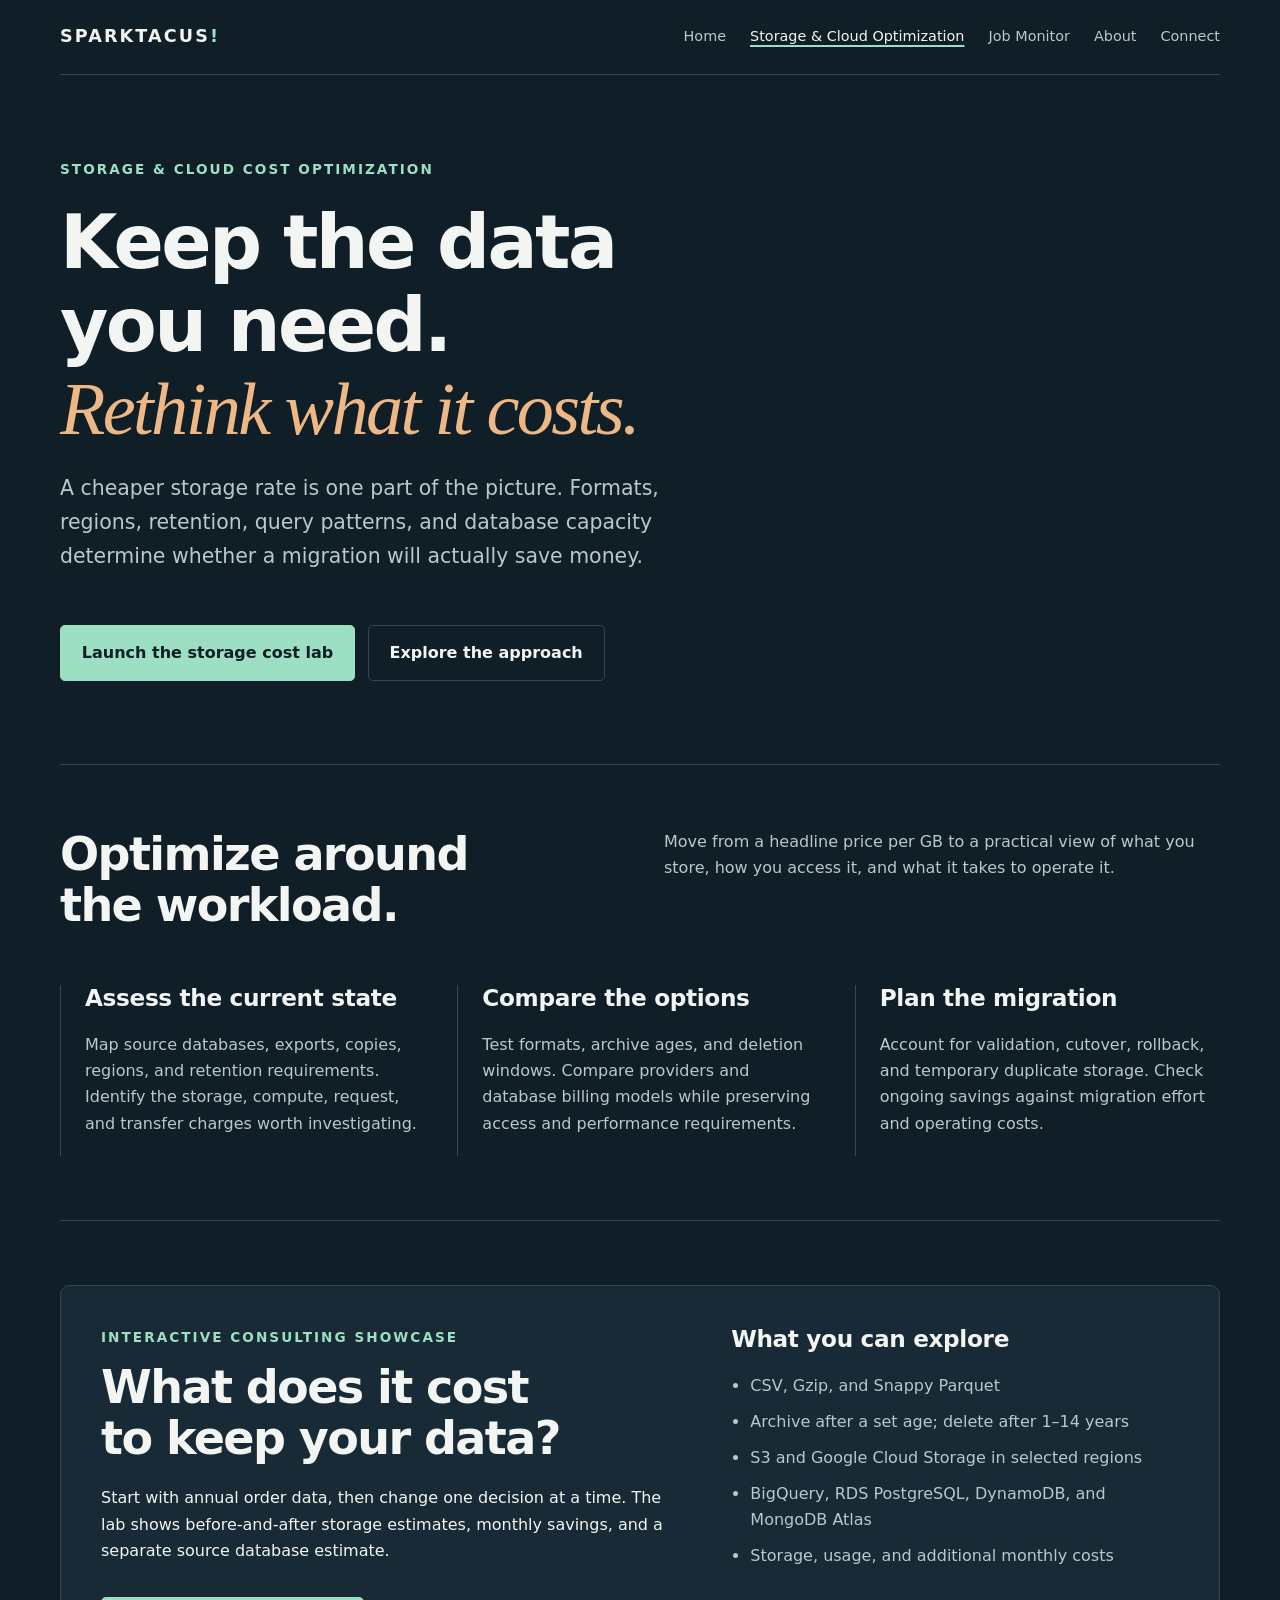
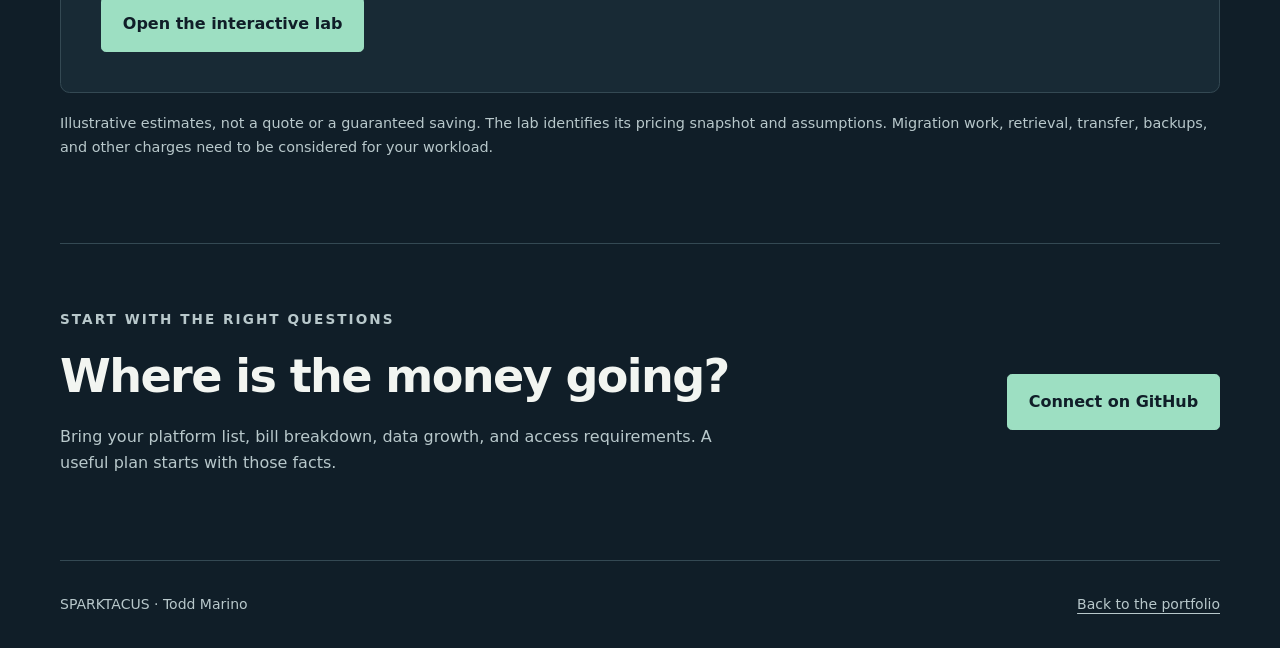
<file: storage-consulting/index.html>
<!doctype html>
<html lang="en"><head><meta charset="utf-8"><meta name="viewport" content="width=device-width, initial-scale=1"><title>Storage & Cloud Cost Optimization | SPARKTACUS</title><meta name="description" content="Explore cloud storage savings, lifecycle policies, database costs, and migration trade-offs with Todd Marino’s interactive consulting showcase."><link rel="canonical" href="https://www.sparktacus.io/storage-consulting/"><link rel="stylesheet" href="/assets/site.css"><meta name="theme-color" content="#101e28"></head>
<body><a class="skip" href="#main">Skip to content</a><div class="wrap"><header class="header"><a class="brand" href="/">SPARKTACUS<span>!</span></a><nav aria-label="Main navigation"><a href="/">Home</a><a href="/storage-consulting/" aria-current="page">Storage & Cloud Optimization</a><a href="/job-monitor/">Job Monitor</a><a href="/about/">About</a><a href="/#contact">Connect</a></nav></header>
<main id="main"><section class="hero single"><p class="eyebrow">Storage & Cloud Cost Optimization</p><h1>Keep the data you need.<br><em>Rethink what it costs.</em></h1><p class="lead">A cheaper storage rate is one part of the picture. Formats, regions, retention, query patterns, and database capacity determine whether a migration will actually save money.</p><div class="actions"><a class="button" href="calculator/">Launch the storage cost lab</a><a class="button secondary" href="#approach">Explore the approach</a></div></section>
<section class="section" id="approach"><div class="section-heading"><h2>Optimize around the workload.</h2><p>Move from a headline price per GB to a practical view of what you store, how you access it, and what it takes to operate it.</p></div><div class="process"><article><h3>Assess the current state</h3><p>Map source databases, exports, copies, regions, and retention requirements. Identify the storage, compute, request, and transfer charges worth investigating.</p></article><article><h3>Compare the options</h3><p>Test formats, archive ages, and deletion windows. Compare providers and database billing models while preserving access and performance requirements.</p></article><article><h3>Plan the migration</h3><p>Account for validation, cutover, rollback, and temporary duplicate storage. Check ongoing savings against migration effort and operating costs.</p></article></div></section>
<section class="section"><article class="feature"><div><p class="eyebrow">Interactive consulting showcase</p><h2>What does it cost to keep your data?</h2><p>Start with annual order data, then change one decision at a time. The lab shows before-and-after storage estimates, monthly savings, and a separate source database estimate.</p><div class="actions"><a class="button" href="calculator/">Open the interactive lab</a></div></div><div><h3>What you can explore</h3><ul><li>CSV, Gzip, and Snappy Parquet</li><li>Archive after a set age; delete after 1–14 years</li><li>S3 and Google Cloud Storage in selected regions</li><li>BigQuery, RDS PostgreSQL, DynamoDB, and MongoDB Atlas</li><li>Storage, usage, and additional monthly costs</li></ul></div></article><p class="note" style="margin-top:1.2rem">Illustrative estimates, not a quote or a guaranteed saving. The lab identifies its pricing snapshot and assumptions. Migration work, retrieval, transfer, backups, and other charges need to be considered for your workload.</p></section>
<section class="section contact"><div><p class="eyebrow">Start with the right questions</p><h2>Where is the money going?</h2><p>Bring your platform list, bill breakdown, data growth, and access requirements. A useful plan starts with those facts.</p></div><a class="button" href="https://github.com/marinertt">Connect on GitHub</a></section>
</main><footer class="footer"><span>SPARKTACUS · Todd Marino</span><a href="/">Back to the portfolio</a></footer></div></body></html>
</file>
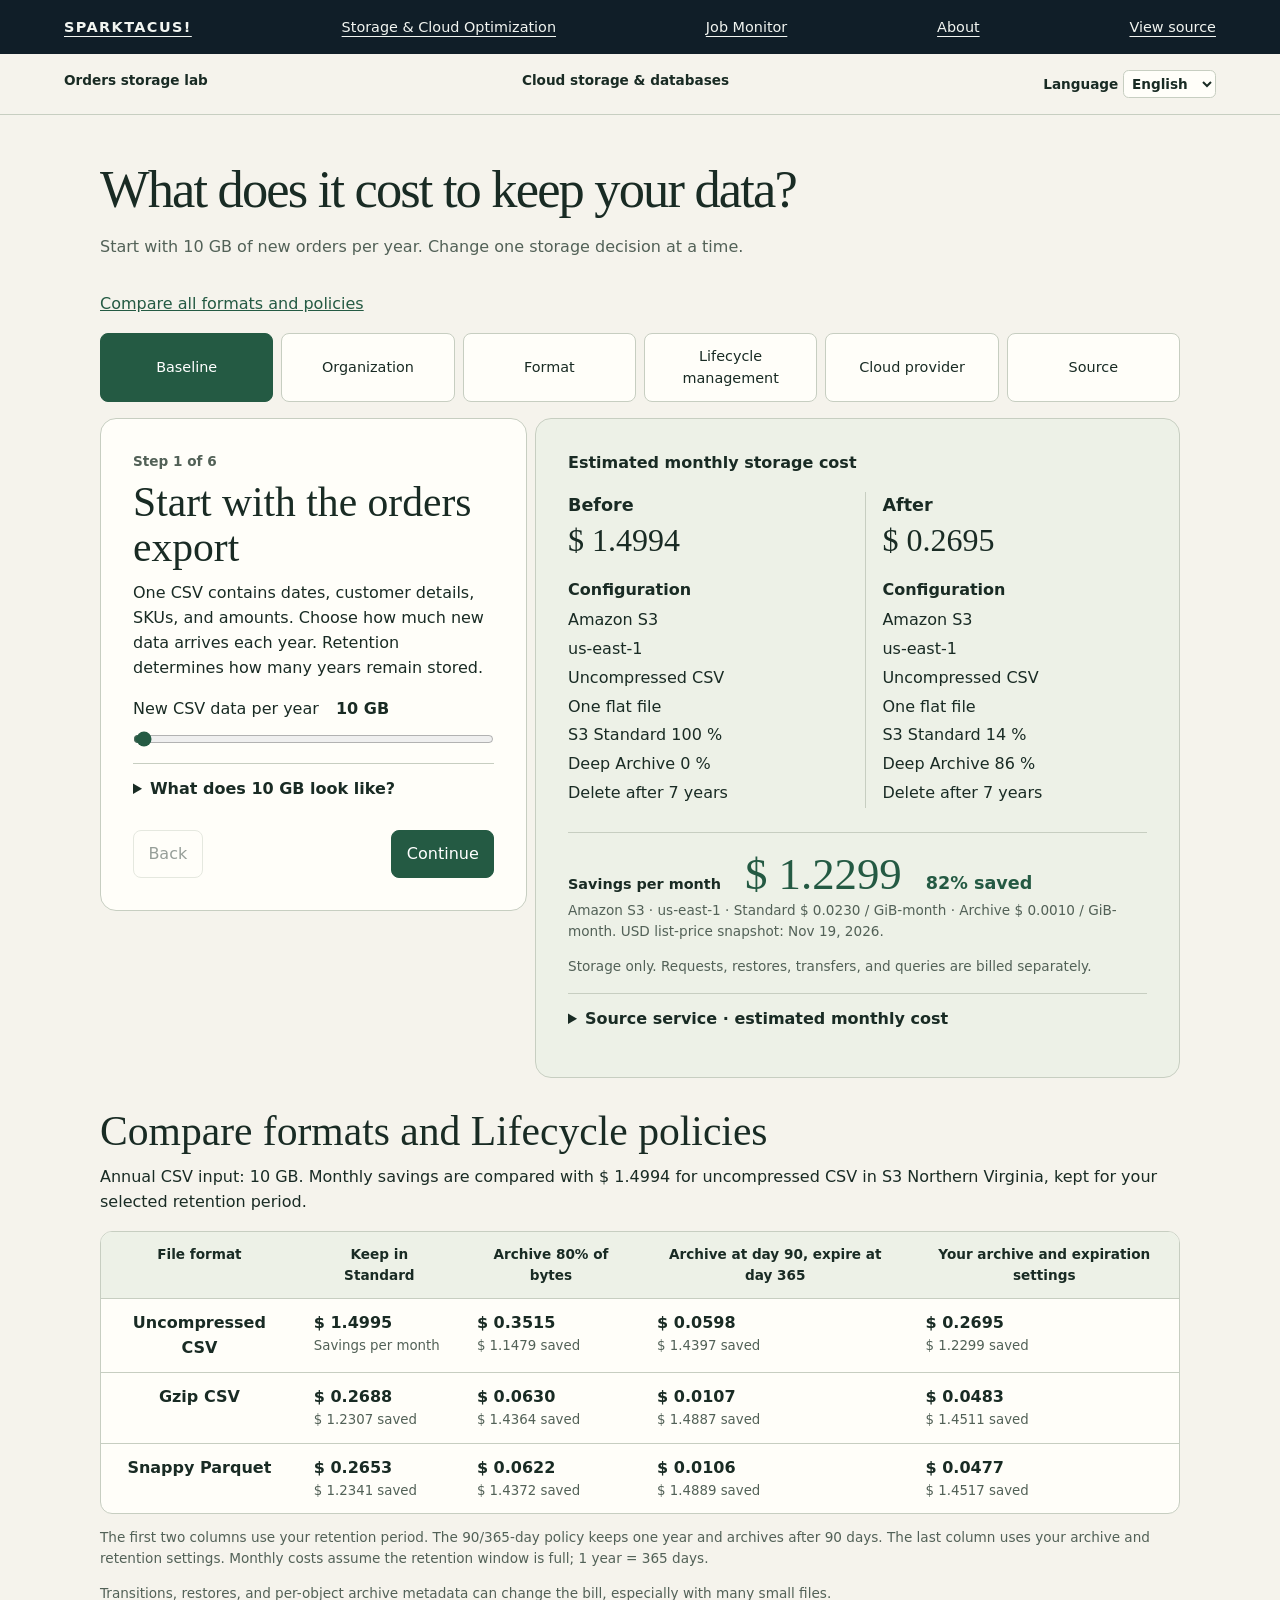
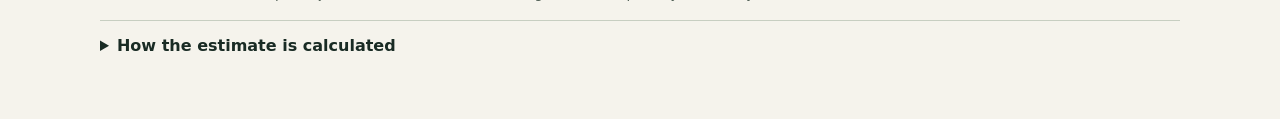
<file: storage-consulting/calculator/index.html>
<!doctype html>
<html lang="en">
<head>
<meta charset="utf-8">
<meta name="viewport" content="width=device-width, initial-scale=1">
<meta name="theme-color" content="#f5f3ec">
<title>Storage cost lab | SPARKTACUS</title>
<link rel="stylesheet" href="style.css?v=7">
<script src="vendor/i18next.min.js?v=7" defer></script>
<script src="i18n.js?v=7" defer></script>
<script src="pricing.js?v=7" defer></script>
<script src="lab.js?v=7" defer></script>
</head>
<body>
<nav class="portfolio-links" aria-label="Portfolio navigation"><a href="/">SPARKTACUS!</a><a href="/storage-consulting/">Storage &amp; Cloud Optimization</a><a href="/job-monitor/">Job Monitor</a><a href="/about/">About</a><a href="https://github.com/marinertt/marinertt.github.io/tree/main/storage-consulting/calculator">View source</a></nav>
<header class="mast">
<span data-t="site"></span><span data-t="region"></span>
<label><span data-t="language"></span>
<select id="language"><option value="en" lang="en">English</option><option value="ar" lang="ar">العربية</option><option value="de" lang="de">Deutsch</option></select>
</label>
</header>
<main>
<section class="intro"><h1 data-t="hero"></h1><p data-t="intro"></p></section>
<p><a href="#comparison" data-t="jump"></a></p>
<nav id="steps" data-label="nav"></nav>
<div class="workspace">
<section class="lesson" aria-labelledby="title">
<p class="step" id="step"></p>
<h2 id="title" tabindex="-1"></h2>
<p id="description"></p>
<div id="controls"></div>
<details id="note"><summary id="note-title"></summary><p id="note-body"></p></details>
<div class="actions"><button id="back" type="button">Back</button><button class="primary" id="next" type="button">Continue</button></div>
</section>
<section class="receipt" aria-labelledby="receipt-title">
<h2 id="receipt-title" data-t="receipt"></h2>
<div aria-live="polite">

<dl class="cost-columns">
<div><dt data-t="before"></dt><dd id="baseline" class="money" dir="ltr"></dd><dd><strong data-t="configuration"></strong><ul id="before-config"></ul></dd></div>
<div><dt data-t="after"></dt><dd id="estimate" class="money" dir="ltr"></dd><dd><strong data-t="configuration"></strong><ul id="after-config"></ul></dd></div>
</dl>
<div class="savings"><span id="savings-label"></span><strong id="savings" class="money" dir="ltr"></strong><span id="savings-percent"></span></div>
</div>
<p id="cloud-context" class="fine"></p>
<p class="fine" data-t="storageOnly"></p>
<details class="source-summary" id="source-summary">
<summary data-t="sourceEstimate"></summary>
<p id="source-name"></p><strong id="source-total" class="money" dir="ltr"></strong>
<dl class="source-breakdown"><dt data-t="sourceStorage"></dt><dd id="source-storage" class="money" dir="ltr"></dd><dt data-t="sourceUsage"></dt><dd id="source-usage" class="money" dir="ltr"></dd><dt data-t="source.extras"></dt><dd id="source-extras" class="money" dir="ltr"></dd></dl>
<p class="fine" data-t="sourceScope"></p>
<p class="combined"><span data-t="combinedTotal"></span> <strong id="combined-total" class="money" dir="ltr"></strong></p>
</details>
</section>
</div>
<section class="matrix" id="comparison" aria-labelledby="comparison-title">
<h2 id="comparison-title" data-t="matrix"></h2>
<p id="comparison-context"></p>
<div class="table-scroll" tabindex="0" role="region" data-label="matrixLabel">
<table>
<thead><tr><th scope="col" data-t="format"></th><th scope="col" data-t="standard"></th><th scope="col" data-t="archive80"></th><th scope="col" data-t="policy"></th><th scope="col" data-t="custom"></th></tr></thead>
<tbody id="comparison-rows"></tbody>
</table>
</div>
<p class="fine" data-t="matrixFine"></p>
<p class="fine" data-t="archiveFine"></p>
</section>
<details class="model"><summary data-t="model"></summary>
<p data-t="modelBody"></p><p data-t="modelHold"></p>
<p data-t="pricingSources"></p>
<ul class="pricing-sources">
<li><a href="https://aws.amazon.com/s3/pricing/">Amazon S3</a></li>
<li><a href="https://cloud.google.com/storage/pricing">Google Cloud Storage</a></li>
<li><a href="https://cloud.google.com/bigquery/pricing">BigQuery</a></li>
<li><a href="https://aws.amazon.com/rds/postgresql/pricing/">RDS PostgreSQL</a></li>
<li><a href="https://aws.amazon.com/dynamodb/pricing/">DynamoDB</a></li>
<li><a href="https://www.mongodb.com/pricing">MongoDB Atlas</a></li>
</ul>
</details>
</main>
</body>
</html>
</file>
<file: assets/site.css>
:root{--bg:#101e28;--surface:#182a35;--ink:#f2f5f1;--muted:#b8c8cb;--accent:#9ddfc2;--warm:#edb886;--line:#344953;color-scheme:dark}
*{box-sizing:border-box}html{scroll-behavior:smooth;scroll-padding-top:2rem}body{margin:0;background:var(--bg);color:var(--ink);font:1rem/1.65 system-ui,-apple-system,BlinkMacSystemFont,"Segoe UI",sans-serif}a{color:inherit;text-underline-offset:.25em}a:hover{color:var(--accent)}a:focus-visible{outline:3px solid var(--warm);outline-offset:5px}.skip{position:absolute;inset-inline-start:1rem;top:-5rem;z-index:5;background:var(--ink);color:var(--bg);padding:.7rem}.skip:focus{top:1rem}.wrap{width:min(1160px,calc(100% - 3rem));margin-inline:auto}.header{display:flex;align-items:center;justify-content:space-between;gap:2rem;padding:1.4rem 0;border-bottom:1px solid var(--line)}.brand{text-decoration:none;font-weight:850;letter-spacing:.12em;font-size:1.1rem}.brand span{color:var(--accent)}nav{display:flex;flex-wrap:wrap;gap:.7rem 1.5rem;font-size:.9rem}nav a{text-decoration:none;color:var(--muted)}nav a[aria-current=page]{color:var(--ink);text-decoration:underline;text-decoration-color:var(--accent);text-decoration-thickness:2px}.eyebrow{font-size:.85rem;text-transform:uppercase;letter-spacing:.15em;color:var(--accent);font-weight:700;margin:0 0 1.3rem}h1,h2,h3{line-height:1.12;font-weight:550;letter-spacing:-.035em;margin:0 0 1.3rem}h1{font-size:clamp(2.6rem,5.8vw,4.7rem);text-wrap:balance}h2{font-size:clamp(2rem,3.6vw,3.2rem);text-wrap:balance}h3{font-size:1.45rem;letter-spacing:-.015em}p{margin:0 0 1.2rem}.lead{font-size:clamp(1.1rem,1.6vw,1.3rem);color:var(--muted);max-width:42rem}.hero{padding:5.2rem 0;display:grid;grid-template-columns:1.25fr 1fr;align-items:center;gap:4rem}.hero.single{grid-template-columns:1fr;max-width:900px;gap:0}.hero h1 em{font-family:Georgia,serif;color:var(--warm);font-weight:400}.actions{display:flex;flex-wrap:wrap;gap:.8rem;margin-top:2rem}.button{display:inline-flex;justify-content:center;align-items:center;padding:.85rem 1.3rem;border:1px solid var(--accent);border-radius:.3rem;color:var(--bg);background:var(--accent);text-decoration:none;font-weight:700}.button:hover{background:#c2f1dd;color:var(--bg)}.button.secondary{background:transparent;border-color:var(--line);color:var(--ink)}.button.secondary:hover{border-color:var(--accent);color:var(--accent)}.data-visual{padding:2rem;background:var(--surface);border:1px solid var(--line);border-radius:.6rem}.data-visual h2{font-size:1.2rem;letter-spacing:0}.bar-label{display:flex;justify-content:space-between;gap:1rem;margin-top:1.5rem;font-size:.9rem}.bar-track{height:1.5rem;background:#263e49;margin-top:.5rem;border-radius:.15rem;overflow:hidden}.bar{height:100%;background:var(--warm)}.bar.compact{width:17.7%;background:var(--accent)}.caption{margin-top:1.5rem;margin-bottom:0;color:var(--muted);font-size:.875rem}.section{padding:4rem 0;border-top:1px solid var(--line)}.section-heading{display:grid;grid-template-columns:1fr 1fr;gap:3rem;margin-bottom:2rem}.section-heading p{color:var(--muted)}.services{display:grid;grid-template-columns:repeat(3,minmax(0,1fr));gap:2rem}.service{padding-top:1.5rem;border-top:2px solid var(--accent)}.service p{color:var(--muted)}.feature{display:grid;grid-template-columns:1.3fr 1fr;gap:3rem;background:var(--surface);padding:2.5rem;border:1px solid var(--line);border-radius:.6rem}.feature ul{color:var(--muted);padding-inline-start:1.2rem;margin:0}.feature li+li{margin-top:.6rem}.feature .eyebrow{margin-bottom:.8rem}.process{display:grid;grid-template-columns:repeat(3,minmax(0,1fr));gap:2rem}.process article{border-inline-start:1px solid var(--line);padding-inline-start:1.5rem}.process p{color:var(--muted)}.contact{display:flex;align-items:center;justify-content:space-between;gap:2rem}.contact p{color:var(--muted);max-width:42rem}.footer{padding:2rem 0;border-top:1px solid var(--line);display:flex;justify-content:space-between;flex-wrap:wrap;gap:1rem;color:var(--muted);font-size:.875rem}.note{color:var(--muted);font-size:.9rem}.text-link{font-weight:700;color:var(--accent)}@media(max-width:850px){.header{align-items:flex-start;flex-direction:column;gap:1rem}.hero{grid-template-columns:1fr;gap:2.5rem;padding:3.5rem 0}.data-visual{max-width:40rem}.section-heading,.feature{grid-template-columns:1fr;gap:1.5rem}.services,.process{grid-template-columns:1fr;gap:1.5rem}.contact{align-items:flex-start;flex-direction:column}.section{padding:3rem 0}}@media(max-width:480px){.wrap{width:calc(100% - 2rem)}.feature,.data-visual{padding:1.5rem}.actions{flex-direction:column}.actions .button{width:100%}nav{gap:.6rem 1rem}}@media(prefers-reduced-motion:reduce){html{scroll-behavior:auto}}

.hero-subtitle{font:400 clamp(1.8rem,3.6vw,3.2rem)/1.18 Georgia,serif;letter-spacing:-.025em;color:var(--warm);margin:0 0 1.5rem;text-wrap:balance}

.feature+.data-visual{margin-top:2rem;max-width:40rem}
</file>
<file: storage-consulting/calculator/style.css>
:root{color-scheme:light;--paper:#f5f3ec;--ink:#192b24;--accent:#245a43;--line:#c7cec1;--muted:#526157}
*{box-sizing:border-box}
body{margin:0;background:var(--paper);color:var(--ink);font:1rem/1.55 system-ui,sans-serif}
.mast{padding:1rem max(5vw,1.25rem);display:flex;justify-content:space-between;gap:1rem;border-bottom:1px solid var(--line);font-size:.85rem;font-weight:650}
main{max-width:1120px;margin:auto;padding:2.8rem 1.25rem 3rem}
h1,h2,p{margin-top:0}
h1{font:normal clamp(2.8rem,7vw,5.5rem)/.98 Georgia,serif;letter-spacing:-.05em;margin-bottom:1rem}
.intro p{color:var(--muted);margin-bottom:2rem}
nav{display:flex;gap:.45rem;flex-wrap:wrap;margin-bottom:1rem}
button{border:1px solid var(--line);background:#fffef9;color:var(--ink);border-radius:.5rem;padding:.65rem .9rem;font:inherit;cursor:pointer}
button[aria-current="step"],.primary{background:var(--accent);border-color:var(--accent);color:white}
button:disabled{opacity:.45;cursor:default}
:focus-visible{outline:3px solid #8f4c20;outline-offset:3px}
.workspace{display:grid;grid-template-columns:1.6fr 1fr;gap:1rem;align-items:start}
.lesson,.receipt{border:1px solid var(--line);border-radius:1rem;padding:clamp(1rem,3vw,2rem);background:#fffef9}
.lesson h2{font:normal clamp(1.8rem,4vw,2.6rem)/1.1 Georgia,serif;margin-bottom:.65rem}
.step,.fine{font-size:.85rem;color:var(--muted)}
.step{font-weight:700;margin-bottom:.5rem}
#controls{margin:1rem 0}
fieldset{padding:0;border:0;margin:0}
legend{font-weight:650;margin-bottom:.4rem}
.choice{display:block;border:1px solid var(--line);border-radius:.55rem;padding:.55rem .7rem;margin:.35rem 0}
input{accent-color:var(--accent)}
input[type=range]{width:100%;display:block;margin:.6rem 0 1rem}
details{border-top:1px solid var(--line);padding:.8rem 0}
summary{font-weight:650;cursor:pointer}
details p{margin:.55rem 0 0}
.actions{display:flex;justify-content:space-between;gap:.5rem;margin-top:1rem}
.receipt{background:#edf1e7}
.receipt h2{font-size:1rem}
.cost-columns{display:grid;grid-template-columns:repeat(2,minmax(0,1fr));margin:.6rem 0 .8rem}
.cost-columns div+div{border-inline-start:1px solid var(--line);padding-inline-start:.8rem}
.cost-columns dt{font-weight:700}
.cost-columns dd{margin:0;font-variant-numeric:tabular-nums}
.cost-columns dd:first-of-type{font:normal clamp(1.35rem,2.5vw,2rem)/1.35 Georgia,serif}
.cost-columns .scenario{font-size:.8rem;color:var(--muted)}
.savings{border-top:1px solid var(--line);padding-top:.65rem;margin-bottom:.65rem;font-size:.9rem;font-weight:650}
.model{margin-top:1rem}
a{color:var(--accent)}
@media(max-width:680px){.workspace{grid-template-columns:1fr}.mast{flex-wrap:wrap}main{padding-top:1.7rem}}

.matrix{margin-top:2rem;scroll-margin-top:1rem}
.matrix h2{font:normal clamp(1.8rem,4vw,2.6rem)/1.1 Georgia,serif;margin-bottom:.65rem}
.table-scroll{overflow-x:auto;border:1px solid var(--line);border-radius:.75rem;background:#fffef9;margin-bottom:.8rem}
table{border-collapse:collapse;width:100%;min-width:710px;text-align:start;font-variant-numeric:tabular-nums}
th,td{padding:.75rem 1rem;border-bottom:1px solid var(--line);vertical-align:top}
thead th{font-size:.85rem;background:#edf1e7}
tbody tr:last-child>*{border-bottom:0}
td small{display:block;color:var(--muted);white-space:nowrap}
.mast select{font:inherit;color:inherit;background:#fffef9;border:1px solid var(--line);border-radius:.35rem;padding:.25rem}
.savings{border-top:0;border-bottom:1px solid var(--line);padding:0 0 .55rem}
.savings strong{display:block;font:normal clamp(2.4rem,5vw,3.6rem)/1.15 Georgia,serif;color:var(--accent);direction:ltr;text-align:match-parent;font-variant-numeric:tabular-nums}
.money{display:inline-block;white-space:nowrap;font-variant-numeric:tabular-nums}
.cost-columns dd.money{display:block;text-align:match-parent}
.cost-columns dd:last-child{font-size:.8rem;margin-top:.45rem}
.cost-columns ul{list-style:none;padding:0;margin:.2rem 0 0}

/* Panels align with the first two and last three navigation tabs. */
nav{display:grid;grid-template-columns:repeat(5,minmax(0,1fr));gap:.5rem}
nav button{min-width:0;padding:.7rem .35rem}
.workspace{grid-template-columns:repeat(5,minmax(0,1fr));gap:.5rem}
.lesson{grid-column:span 2;overflow-wrap:break-word}
.receipt{grid-column:span 3;position:sticky;top:1rem;container-type:inline-size}
.lesson,.receipt{min-width:0}
.cost-columns{gap:1rem;margin:1rem 0 1.5rem}
.cost-columns>div{min-width:0}
.cost-columns div+div{padding-inline-start:1rem}
.cost-columns dt{font-size:1.1rem}
.cost-columns dd:last-child{font-size:1rem;margin-top:1rem}
.cost-columns li{white-space:nowrap;line-height:1.8}
.savings{display:flex;flex-wrap:wrap;align-items:baseline;gap:.65rem 1.5rem;border-bottom:0;border-top:1px solid var(--line);padding:1rem 0 0;margin:0}
.savings strong{display:inline-block;font-size:clamp(1.8rem,4vw,2.8rem)}
#savings-percent{color:var(--accent);font-size:1.1rem}
#controls label strong{display:inline-block;margin-inline-start:.75rem;white-space:nowrap}
@media(max-width:760px){nav{display:flex}nav button{flex:1 1 auto;padding:.65rem .9rem}.cost-columns{grid-template-columns:1fr;gap:1.5rem}.cost-columns div+div{border-inline-start:0;border-top:1px solid var(--line);padding-inline-start:0;padding-top:1.25rem}.mast{flex-wrap:wrap}}

@container(max-width:510px){
  .cost-columns{grid-template-columns:1fr;gap:1.25rem}
  .cost-columns div+div{border-inline-start:0;border-top:1px solid var(--line);padding-inline-start:0;padding-top:1rem}
}
@media(max-width:900px){
  .workspace{grid-template-columns:minmax(0,1fr);gap:1rem}
  .lesson,.receipt{grid-column:auto}
  .receipt{position:static}
}

.intro h1{font-size:clamp(2rem,4.1vw,3.3rem);line-height:1.12;letter-spacing:-.035em;text-wrap:balance;max-width:100%}
nav{grid-template-columns:repeat(6,minmax(0,1fr))}
nav button{font-size:.9rem;overflow-wrap:normal}
.field{display:block;font-weight:600;margin:.9rem 0}
.field select,.field input{display:block;width:100%;min-width:0;margin-top:.35rem;border:1px solid var(--line);border-radius:.4rem;padding:.6rem;font:inherit;background:#fffef9;color:var(--ink)}
.source-summary{margin-top:1rem}
#source-total{font:normal 1.8rem/1.4 Georgia,serif}
.source-breakdown{display:grid;grid-template-columns:minmax(0,1fr) auto;gap:.5rem 1rem;font-size:.9rem}
.source-breakdown dd{margin:0}
@media(max-width:1050px){nav{display:flex;flex-wrap:wrap}nav button{flex:1 1 auto}}
.combined{display:flex;flex-wrap:wrap;gap:.5rem 1rem;border-top:1px solid var(--line);padding-top:1rem}
.pricing-sources{display:flex;flex-wrap:wrap;gap:.5rem 1.5rem;list-style:none;padding:0}

.portfolio-links{display:flex;justify-content:space-between;flex-wrap:wrap;gap:.75rem 1.5rem;margin:0;padding:1rem max(5vw,1.25rem);background:#101e28;font-size:.9rem}
.portfolio-links a{color:#f2f5f1;text-underline-offset:.25em}
.portfolio-links a:first-child{font-weight:800;letter-spacing:.1em}
</file>
